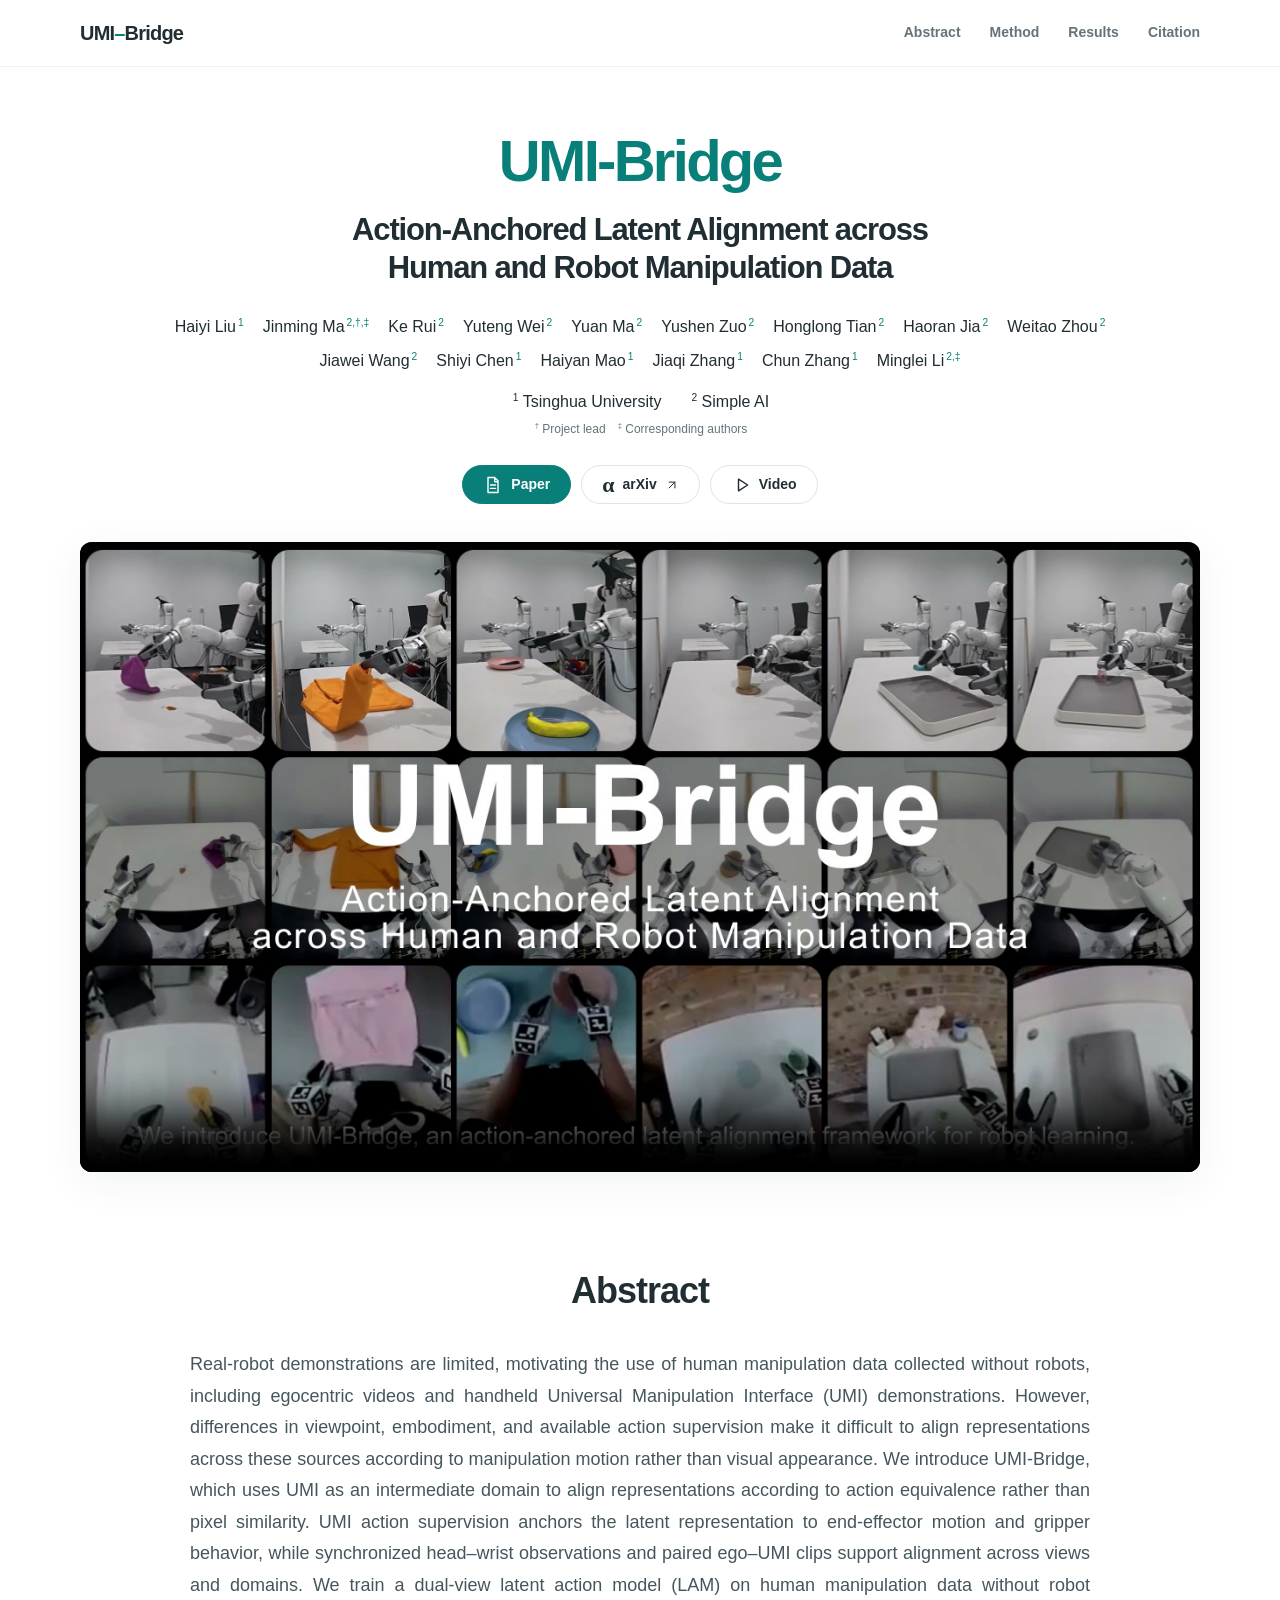
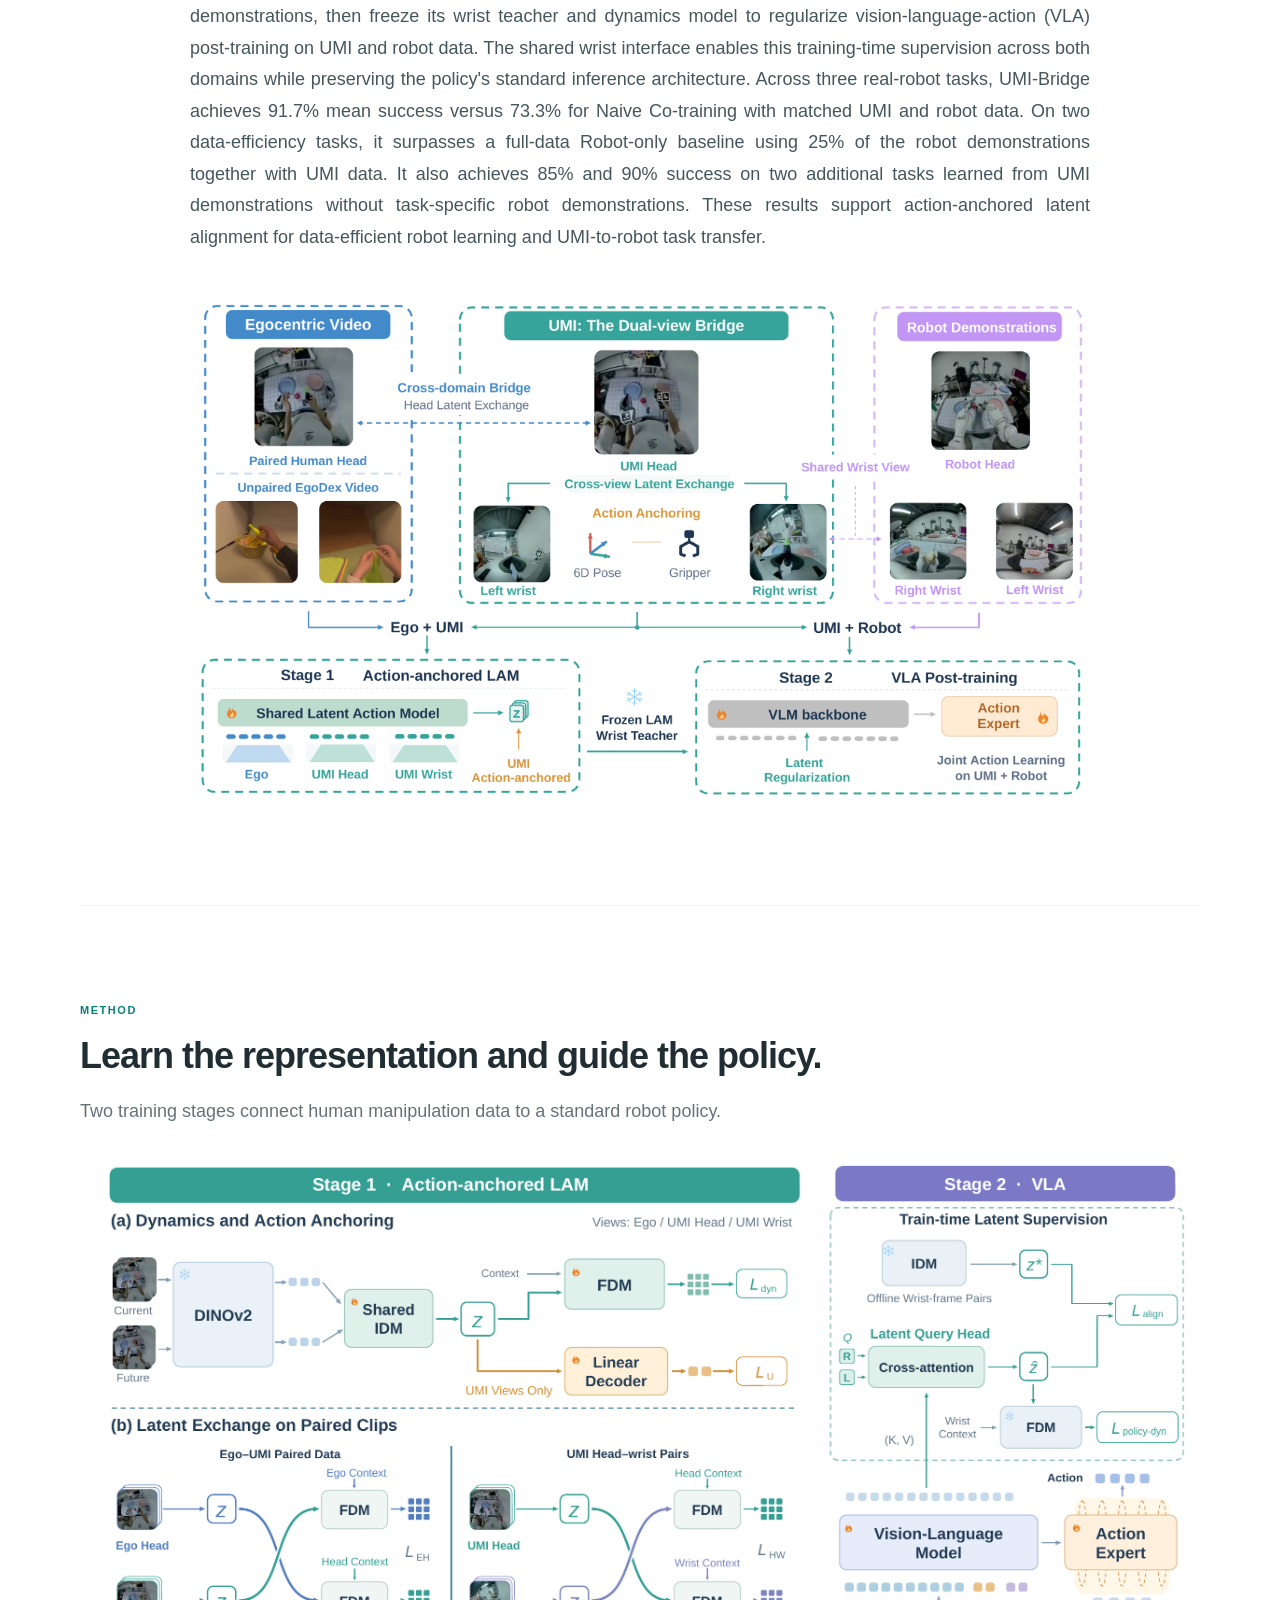
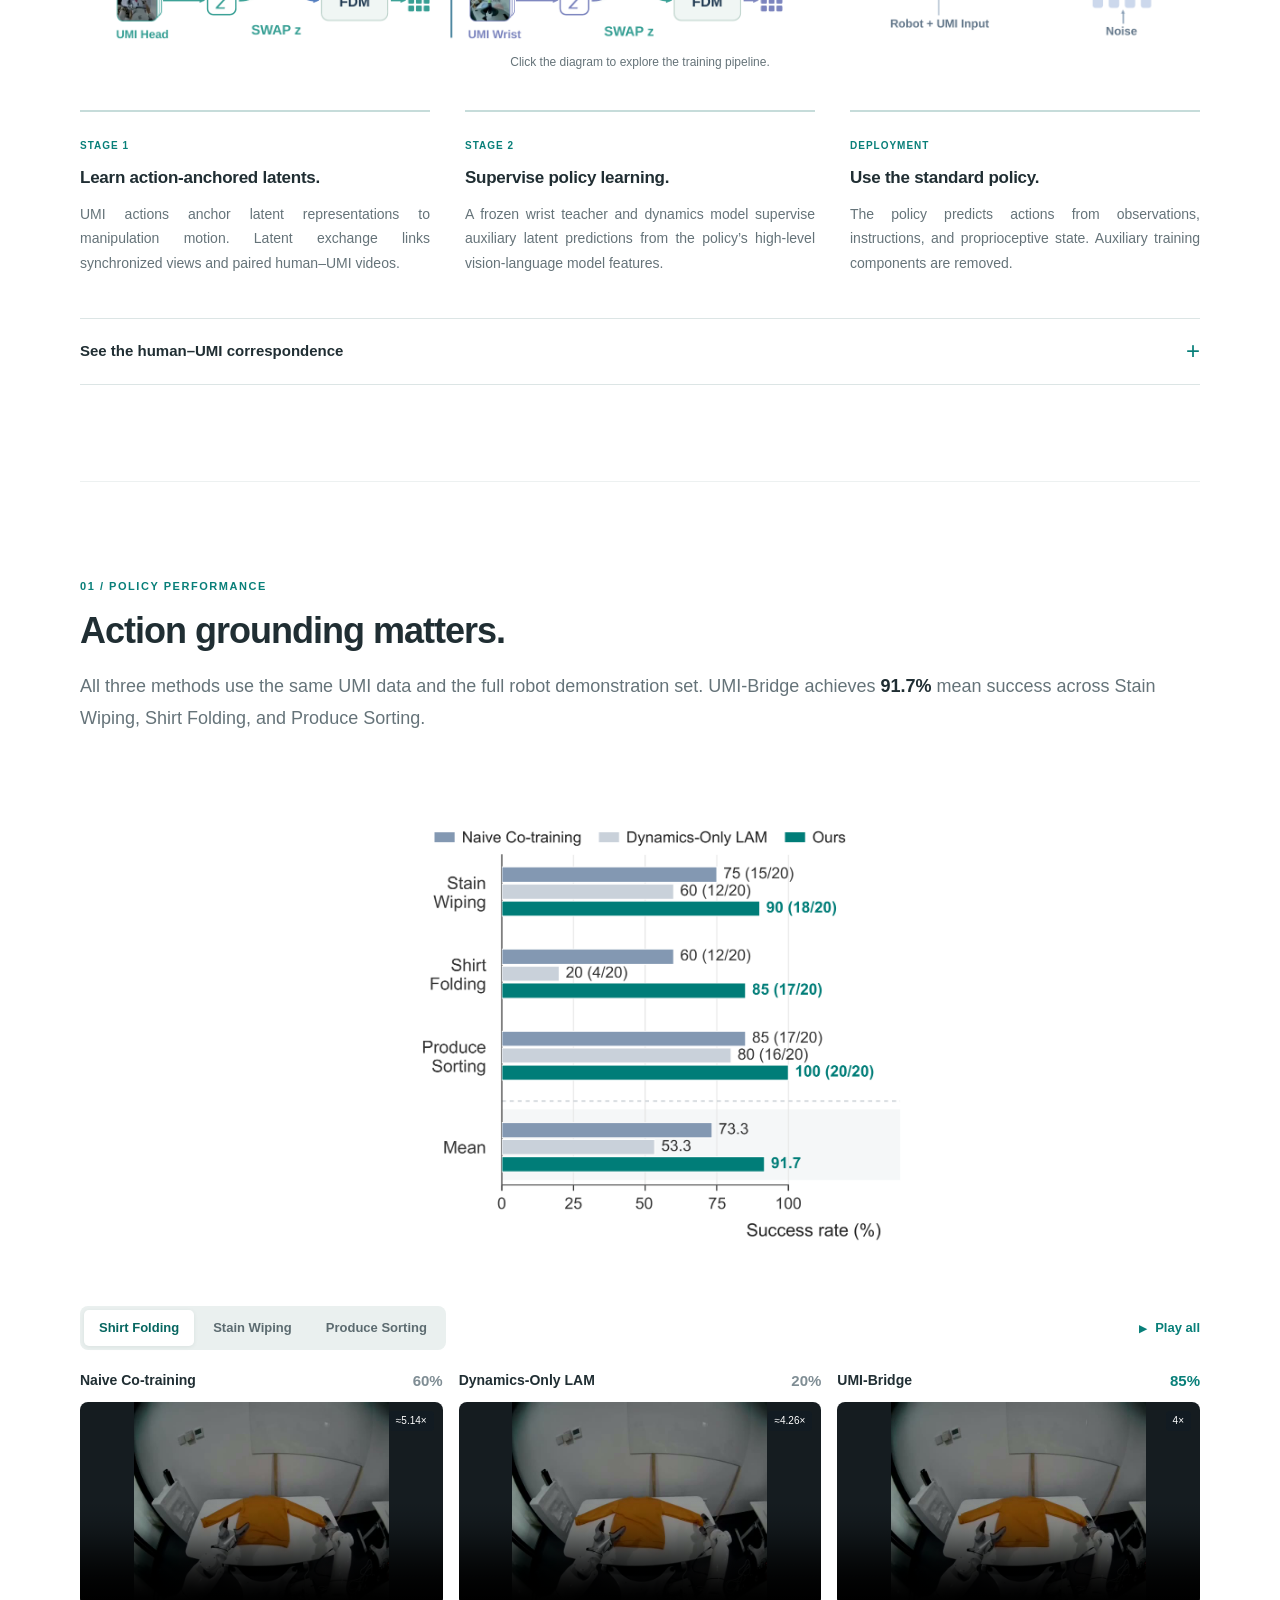
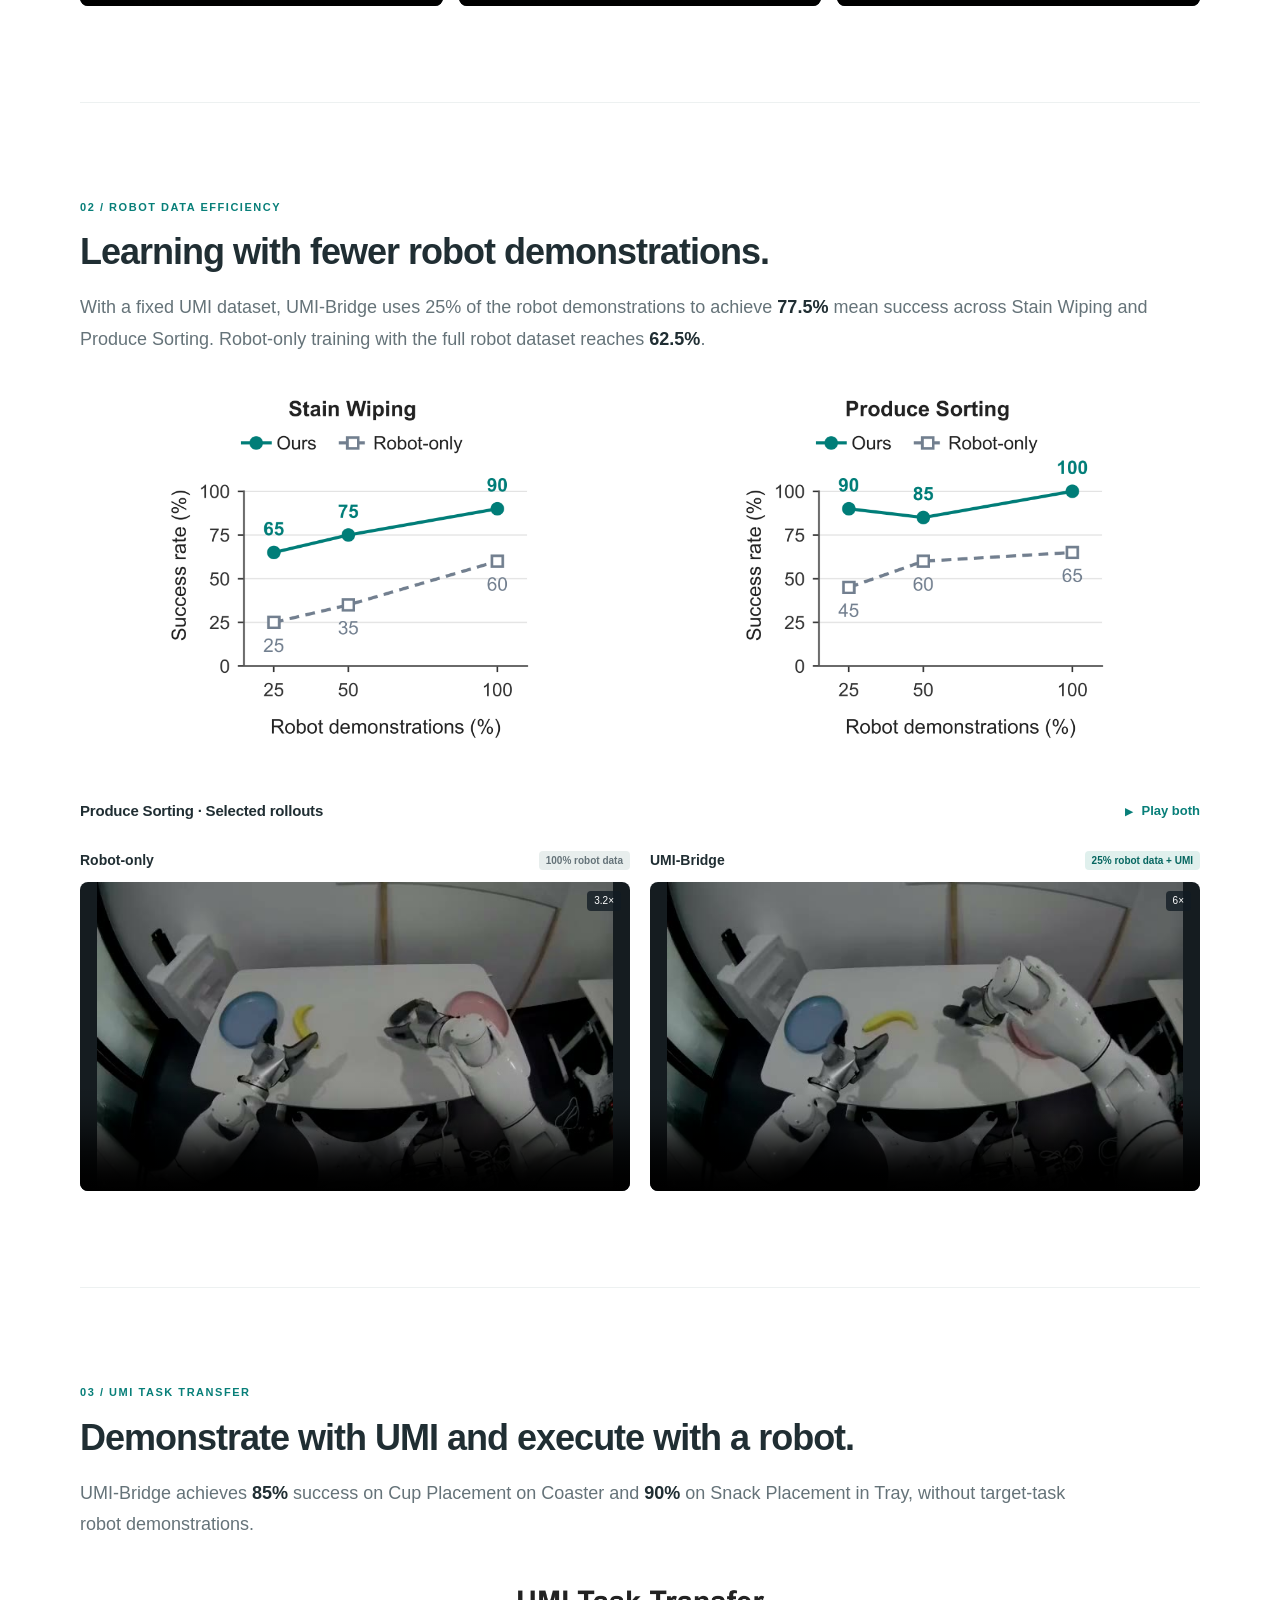
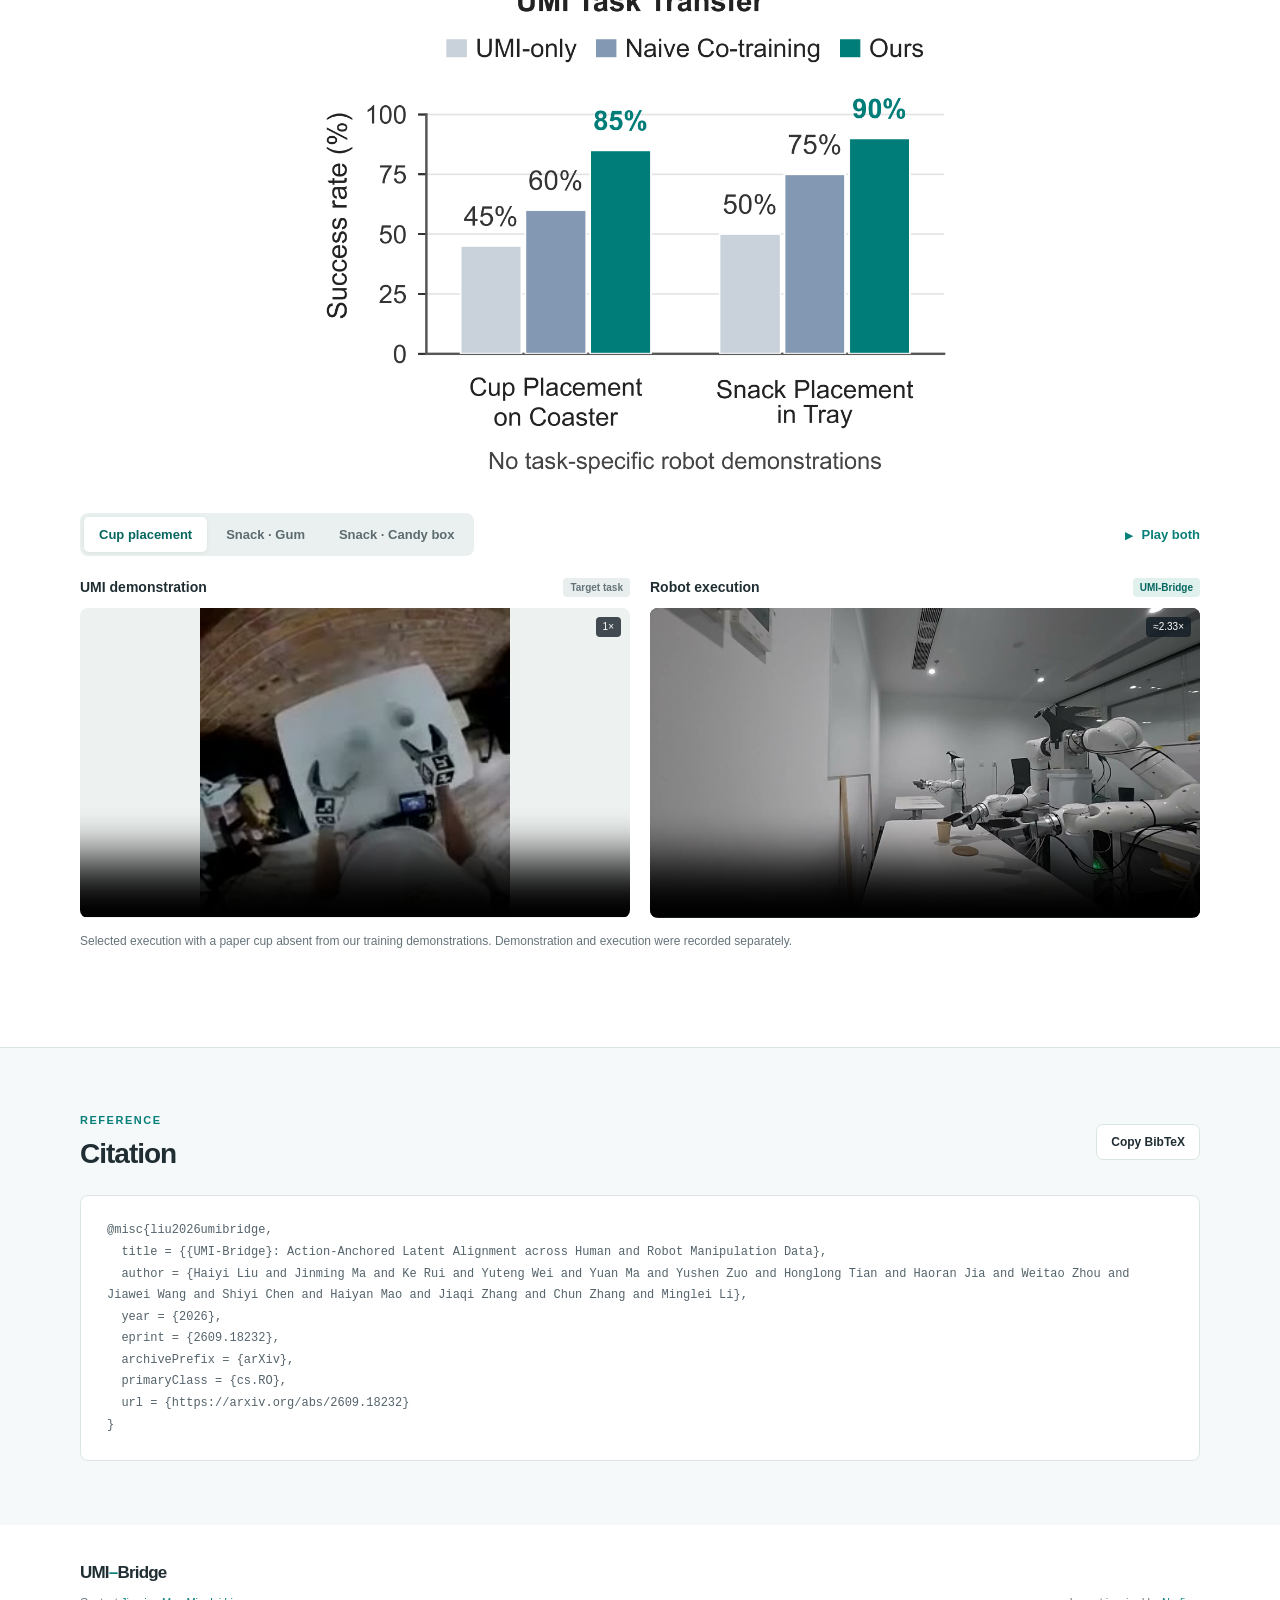
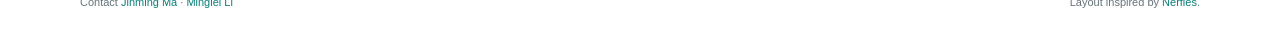
<file: index.html>
<!doctype html>
<html lang="en">
<head>
  <meta charset="utf-8">
  <meta name="viewport" content="width=device-width, initial-scale=1">
  <meta name="description" content="UMI-Bridge connects human manipulation data and robot policy learning through action-anchored latent alignment.">
  <meta name="theme-color" content="#087f79">
  <meta property="og:title" content="UMI-Bridge">
  <meta property="og:description" content="Action-Anchored Latent Alignment across Human and Robot Manipulation Data">
  <meta property="og:type" content="website">
  <title>UMI-Bridge · Action-Anchored Latent Alignment</title>
  <link rel="stylesheet" href="styles.css">
  <script src="app.js" defer></script>
  <link rel="icon" href="favicon.ico" sizes="16x16 32x32 48x48">
  <link rel="icon" type="image/png" sizes="32x32" href="favicon-32x32.png">
  <link rel="icon" type="image/svg+xml" sizes="any" href="favicon.svg">
  <link rel="apple-touch-icon" sizes="180x180" href="apple-touch-icon.png">
</head>
<body>
  <a class="skip-link" href="#abstract">Skip to content</a>
  <header class="site-header">
    <nav class="nav wrap" aria-label="Main navigation">
      <a class="wordmark" href="#top">UMI<span>–</span>Bridge</a>
      <div class="nav-links"><a href="#abstract">Abstract</a><a href="#method">Method</a><a href="#performance">Results</a><a href="#citation">Citation</a></div>
    </nav>
  </header>
  <main id="top">
    <section class="hero wrap" aria-labelledby="paper-title">
      <h1 id="paper-title"><span class="project-name">UMI-Bridge</span><span class="paper-title">Action-Anchored Latent Alignment across Human and Robot Manipulation Data</span></h1>
      <div class="authors" aria-label="Authors">
        <span>Haiyi Liu<sup>1</sup></span><span>Jinming Ma<sup>2,†,‡</sup></span><span>Ke Rui<sup>2</sup></span><span>Yuteng Wei<sup>2</sup></span><span>Yuan Ma<sup>2</sup></span><span>Yushen Zuo<sup>2</sup></span><span>Honglong Tian<sup>2</sup></span><span>Haoran Jia<sup>2</sup></span><span>Weitao Zhou<sup>2</sup></span><span>Jiawei Wang<sup>2</sup></span><span>Shiyi Chen<sup>1</sup></span><span>Haiyan Mao<sup>1</sup></span><span>Jiaqi Zhang<sup>1</sup></span><span>Chun Zhang<sup>1</sup></span><span>Minglei Li<sup>2,‡</sup></span>
      </div>
      <p class="affiliations"><span><sup>1</sup> Tsinghua University</span><span><sup>2</sup> Simple AI</span></p>
      <p class="author-notes"><sup>†</sup> Project lead &nbsp; <sup>‡</sup> Corresponding authors</p>
      <div class="resource-links">
        <a class="button primary" href="paper.html"><svg viewBox="0 0 24 24" aria-hidden="true"><path d="M6 3h8l4 4v14H6zM14 3v5h4M9 12h6M9 16h6"/></svg>Paper</a>
        <a class="button" href="https://arxiv.org/abs/2609.18232" target="_blank" rel="noopener"><span aria-hidden="true" class="arxiv-icon">α</span>arXiv<svg class="arrow" viewBox="0 0 24 24" aria-hidden="true"><path d="M7 17 17 7M7 7h10v10"/></svg></a>
        <a class="button" href="#video"><svg viewBox="0 0 24 24" aria-hidden="true"><path d="m9 5 11 7-11 7z"/></svg>Video</a>
      </div>
      <figure class="hero-video" id="video">
        <video id="overview-video" controls playsinline preload="metadata" poster="assets/images/hero-poster.jpg" aria-label="UMI-Bridge full three-minute research video"><source src="assets/videos/hero.mp4" type="video/mp4">Your browser does not support embedded video. <a href="assets/videos/hero.mp4">Open the full video.</a></video>
      </figure>
    </section>

    <section id="abstract" class="section wrap" aria-labelledby="abstract-title">
      <div class="section-heading centered"><h2 id="abstract-title">Abstract</h2></div>
      <p class="overview-copy reading-width">Real-robot demonstrations are limited, motivating the use of human manipulation data collected without robots, including egocentric videos and handheld Universal Manipulation Interface (UMI) demonstrations. However, differences in viewpoint, embodiment, and available action supervision make it difficult to align representations across these sources according to manipulation motion rather than visual appearance. We introduce <span class="keep-together">UMI-Bridge</span>, which uses UMI as an intermediate domain to align representations according to action equivalence rather than pixel similarity. UMI action supervision anchors the latent representation to end-effector motion and gripper behavior, while synchronized head–wrist observations and paired ego–UMI clips support alignment across views and domains. We train a dual-view latent action model (LAM) on human manipulation data without robot demonstrations, then freeze its wrist teacher and dynamics model to regularize vision-language-action (VLA) post-training on UMI and robot data. The shared wrist interface enables this training-time supervision across both domains while preserving the policy's standard inference architecture. Across three real-robot tasks, <span class="keep-together">UMI-Bridge</span> achieves 91.7% mean success versus 73.3% for Naive Co-training with matched UMI and robot data. On two data-efficiency tasks, it surpasses a full-data Robot-only baseline using 25% of the robot demonstrations together with UMI data. It also achieves 85% and 90% success on two additional tasks learned from UMI demonstrations without task-specific robot demonstrations. These results support action-anchored latent alignment for data-efficient robot learning and UMI-to-robot task transfer.</p>
      <figure class="paper-figure overview-figure"><button class="figure-button" data-zoom="assets/images/overview.png" aria-label="Enlarge the UMI-Bridge overview figure"><img src="assets/images/overview.png" alt="UMI acts as an action-anchored bridge connecting egocentric human observations with robot policy learning." loading="lazy" width="2400" height="1387"></button></figure>
    </section>

    <section id="method" class="section wrap" aria-labelledby="method-title"><div class="section-heading"><p class="eyebrow">Method</p><h2 id="method-title">Learn the representation and guide the policy.</h2><p>Two training stages connect human manipulation data to a standard robot policy.</p></div>
      <figure class="paper-figure method-figure"><button class="figure-button" data-zoom="assets/images/method.png" aria-label="Enlarge the two-stage UMI-Bridge method diagram"><img src="assets/images/method.png" alt="Stage 1 trains a latent action model with UMI action supervision and cross-view and cross-domain alignment. Stage 2 freezes the wrist teacher and dynamics model for auxiliary supervision of the policy. Auxiliary components are removed at deployment." loading="lazy" width="2400" height="1023"></button><figcaption>Click the diagram to explore the training pipeline.</figcaption></figure>
      <div class="method-steps"><div><span class="step-label">Stage 1</span><h3>Learn action-anchored latents.</h3><p>UMI actions anchor latent representations to manipulation motion. Latent exchange links synchronized views and paired human–UMI videos.</p></div><div><span class="step-label">Stage 2</span><h3>Supervise policy learning.</h3><p>A frozen wrist teacher and dynamics model supervise auxiliary latent predictions from the policy’s high-level vision-language model features.</p></div><div><span class="step-label">Deployment</span><h3>Use the standard policy.</h3><p>The policy predicts actions from observations, instructions, and proprioceptive state. Auxiliary training components are removed.</p></div></div>
      <details class="data-details"><summary>See the human–UMI correspondence<span aria-hidden="true">+</span></summary><div class="details-content"><p>Two separately recorded demonstrations, aligned using dynamic time warping (DTW).</p><div class="experiment" data-experiment="paired"><div class="experiment-toolbar"><h3 class="experiment-title">Paired manipulation experience</h3><button class="play-together" data-play-group="paired"><span aria-hidden="true">▶</span> Play both</button></div><div class="video-grid two"><figure class="video-figure"><figcaption>Egocentric human video</figcaption><div class="video-frame"><video controls muted playsinline preload="none" src="assets/videos/paired-ego.mp4" poster="assets/images/paired-ego.jpg" aria-label="Human demonstration aligned by dynamic time warping"></video><span class="speed-badge" aria-hidden="true">DTW-aligned · Variable speed</span></div></figure><figure class="video-figure"><figcaption>UMI demonstration</figcaption><div class="video-frame"><video controls muted playsinline preload="none" src="assets/videos/paired-umi.mp4" poster="assets/images/paired-umi.jpg" aria-label="UMI demonstration aligned by dynamic time warping"></video><span class="speed-badge" aria-hidden="true">DTW-aligned · Variable speed</span></div></figure></div><p class="playback-status visually-hidden" role="status"></p></div></div></details>
    </section>

    <section id="performance" class="section wrap result-section" aria-labelledby="performance-title"><div class="section-heading"><p class="eyebrow">01 / Policy Performance</p><h2 id="performance-title">Action grounding matters.</h2><p>All three methods use the same UMI data and the full robot demonstration set. <span class="keep-together">UMI-Bridge</span> achieves <strong>91.7%</strong> mean success across Stain Wiping, Shirt Folding, and Produce Sorting.</p></div>
        <figure class="paper-figure performance-figure"><button class="figure-button" data-zoom="assets/images/performance.png" aria-label="Enlarge policy performance results"><img src="assets/images/performance.png" alt="Across Stain Wiping, Shirt Folding, and Produce Sorting, mean success is 73.3% for Naive Co-training, 53.3% for Dynamics-Only LAM, and 91.7% for UMI-Bridge." loading="lazy" width="2400" height="2214"></button></figure>
        <div class="experiment" data-experiment="performance"><div class="experiment-toolbar"><div class="tabs" role="tablist" aria-label="Robot performance task"><button id="performance-tab-folding" role="tab" aria-selected="true" aria-controls="performance-panel" data-key="folding" tabindex="0">Shirt Folding</button><button id="performance-tab-wiping" role="tab" aria-selected="false" aria-controls="performance-panel" data-key="wiping" tabindex="-1">Stain Wiping</button><button id="performance-tab-sorting" role="tab" aria-selected="false" aria-controls="performance-panel" data-key="sorting" tabindex="-1">Produce Sorting</button></div><button class="play-together" data-play-group="performance"><span aria-hidden="true">▶</span> Play all</button></div>
          <div id="performance-panel" role="tabpanel" aria-labelledby="performance-tab-folding" class="video-grid three">
            <figure class="video-figure"><figcaption><span>Naive Co-training</span><span class="success-rate" data-rate="naive">60%</span></figcaption><div class="video-frame"><video controls muted playsinline preload="none" data-slot="naive" src="assets/videos/performance-folding-naive.mp4" poster="assets/images/performance-folding-naive.jpg" aria-label="Naive Co-training selected Shirt Folding rollout"></video><span class="speed-badge" aria-hidden="true">Variable speed</span></div></figure>
            <figure class="video-figure"><figcaption><span>Dynamics-Only LAM</span><span class="success-rate" data-rate="dynamics">20%</span></figcaption><div class="video-frame"><video controls muted playsinline preload="none" data-slot="dynamics" src="assets/videos/performance-folding-dynamics.mp4" poster="assets/images/performance-folding-dynamics.jpg" aria-label="Dynamics-Only LAM selected Shirt Folding rollout"></video><span class="speed-badge" aria-hidden="true">Variable speed</span></div></figure>
            <figure class="video-figure"><figcaption><span>UMI-Bridge</span><span class="success-rate ours-rate" data-rate="ours">85%</span></figcaption><div class="video-frame"><video controls muted playsinline preload="none" data-slot="ours" src="assets/videos/performance-folding-ours.mp4" poster="assets/images/performance-folding-ours.jpg" aria-label="UMI-Bridge selected Shirt Folding rollout"></video><span class="speed-badge" aria-hidden="true">Variable speed</span></div></figure>
          </div><p class="playback-status visually-hidden" role="status"></p>
        </div>
    </section>

    <section id="efficiency" class="section wrap result-section" aria-labelledby="efficiency-title">
      <div class="section-heading"><p class="eyebrow">02 / Robot Data Efficiency</p><h2 id="efficiency-title">Learning with fewer robot demonstrations.</h2><p>With a fixed UMI dataset, <span class="keep-together">UMI-Bridge</span> uses 25% of the robot demonstrations to achieve <strong>77.5%</strong> mean success across Stain Wiping and Produce Sorting. Robot-only training with the full robot dataset reaches <strong>62.5%</strong>.</p></div>
      <div class="chart-grid"><figure class="paper-figure"><button class="figure-button" data-zoom="assets/images/efficiency-wiping.png" aria-label="Enlarge Stain Wiping data efficiency results"><img src="assets/images/efficiency-wiping.png" alt="Stain Wiping: at 25%, 50%, and 100% robot data, UMI-Bridge achieves 65%, 75%, and 90% success; Robot-only achieves 25%, 35%, and 60%." loading="lazy" width="2400" height="2300"></button></figure><figure class="paper-figure"><button class="figure-button" data-zoom="assets/images/efficiency-sorting.png" aria-label="Enlarge Produce Sorting data efficiency results"><img src="assets/images/efficiency-sorting.png" alt="Produce Sorting: at 25%, 50%, and 100% robot data, UMI-Bridge achieves 90%, 85%, and 100% success; Robot-only achieves 45%, 60%, and 65%." loading="lazy" width="2400" height="2300"></button></figure></div>
      <div class="experiment" data-experiment="efficiency"><div class="experiment-toolbar"><h3 class="experiment-title">Produce Sorting · Selected rollouts</h3><button class="play-together" data-play-group="efficiency"><span aria-hidden="true">▶</span> Play both</button></div><div class="video-grid two"><figure class="video-figure"><figcaption><span>Robot-only</span><span class="method-tag">100% robot data</span></figcaption><div class="video-frame"><video controls muted playsinline preload="none" src="assets/videos/efficiency-robot-full.mp4" poster="assets/images/efficiency-robot-full.jpg" aria-label="Robot-only Produce Sorting with full robot dataset"></video><span class="speed-badge" aria-hidden="true">3.2×</span></div></figure><figure class="video-figure"><figcaption><span>UMI-Bridge</span><span class="method-tag ours-tag">25% robot data + UMI</span></figcaption><div class="video-frame"><video controls muted playsinline preload="none" src="assets/videos/efficiency-ours-quarter.mp4" poster="assets/images/efficiency-ours-quarter.jpg" aria-label="UMI-Bridge Produce Sorting with one quarter of robot dataset and fixed UMI data"></video><span class="speed-badge" aria-hidden="true">Variable speed</span></div></figure></div><p class="playback-status visually-hidden" role="status"></p></div>
    </section>

    <section id="transfer" class="section wrap result-section" aria-labelledby="transfer-title">
        <div class="section-heading"><p class="eyebrow">03 / UMI Task Transfer</p><h2 id="transfer-title">Demonstrate with UMI and execute with a robot.</h2><p><span class="keep-together">UMI-Bridge</span> achieves <strong>85%</strong> success on Cup Placement on Coaster and <strong>90%</strong> on Snack Placement in Tray, without target-task robot demonstrations.</p></div>
        <figure id="transfer-results" class="paper-figure transfer-figure"><button class="figure-button" data-zoom="assets/images/transfer.png" aria-label="Enlarge task transfer results"><img src="assets/images/transfer.png" alt="Task transfer success rates: UMI-only 45% and 50%, Naive Co-training 60% and 75%, UMI-Bridge 85% and 90%, on cup and snack placement respectively." loading="lazy" width="2400" height="1840"></button></figure>
        <div class="experiment" data-experiment="transfer">
          <div class="experiment-toolbar"><div class="tabs" role="tablist" aria-label="Transfer example"><button id="transfer-tab-cup" role="tab" aria-selected="true" aria-controls="transfer-panel" data-key="cup" tabindex="0">Cup placement</button><button id="transfer-tab-gum" role="tab" aria-selected="false" aria-controls="transfer-panel" data-key="gum" tabindex="-1">Snack · Gum</button><button id="transfer-tab-candy" role="tab" aria-selected="false" aria-controls="transfer-panel" data-key="candy" tabindex="-1">Snack · Candy box</button></div><button class="play-together" data-play-group="transfer"><span aria-hidden="true">▶</span> Play both</button></div>
          <div id="transfer-panel" role="tabpanel" aria-labelledby="transfer-tab-cup" class="video-grid two transfer-videos">
            <figure class="video-figure"><figcaption><span>UMI demonstration</span><span class="method-tag">Target task</span></figcaption><div class="video-frame umi-frame"><video controls muted playsinline preload="none" data-slot="umi" src="assets/videos/transfer-cup-umi.mp4" poster="assets/images/transfer-cup-umi.jpg" aria-label="UMI cup placement demonstration"></video><span class="speed-badge" aria-hidden="true">1×</span></div></figure>
            <figure class="video-figure"><figcaption><span>Robot execution</span><span class="method-tag ours-tag">UMI-Bridge</span></figcaption><div class="video-frame"><video controls muted playsinline preload="none" data-slot="ours" src="assets/videos/transfer-cup-ours.mp4" poster="assets/images/transfer-cup-ours.jpg" aria-label="UMI-Bridge robot cup placement execution"></video><span class="speed-badge" aria-hidden="true">Variable speed</span></div></figure>
          </div>
          <p class="video-note" id="transfer-note">Selected execution with a paper cup absent from our training demonstrations. Demonstration and execution were recorded separately.</p>
          <p class="playback-status visually-hidden" role="status"></p>
        </div>
    </section>

    <section id="citation" class="section citation-section"><div class="wrap"><div class="citation-heading"><div><p class="eyebrow">Reference</p><h2>Citation</h2></div><button id="copy-citation" class="button small">Copy BibTeX</button></div><pre><code id="bibtex">@misc{liu2026umibridge,
  title = {{UMI-Bridge}: Action-Anchored Latent Alignment across Human and Robot Manipulation Data},
  author = {Haiyi Liu and Jinming Ma and Ke Rui and Yuteng Wei and Yuan Ma and Yushen Zuo and Honglong Tian and Haoran Jia and Weitao Zhou and Jiawei Wang and Shiyi Chen and Haiyan Mao and Jiaqi Zhang and Chun Zhang and Minglei Li},
  year = {2026},
  eprint = {2609.18232},
  archivePrefix = {arXiv},
  primaryClass = {cs.RO},
  url = {https://arxiv.org/abs/2609.18232}
}</code></pre><p id="copy-status" class="visually-hidden" role="status"></p></div></section>
  </main>
  <footer class="site-footer wrap"><div><a class="wordmark" href="#top">UMI<span>–</span>Bridge</a><p>Contact <a href="mailto:majinming@simpleai.tech">Jinming Ma</a> · <a href="mailto:liminglei@simpleai.tech">Minglei Li</a></p></div><p class="credits">Layout inspired by <a href="https://nerfies.github.io/" target="_blank" rel="noopener">Nerfies</a>.</p></footer>
  <dialog id="figure-dialog" aria-label="Enlarged research figure"><button class="dialog-close" aria-label="Close enlarged figure">Close <span aria-hidden="true">×</span></button><img id="dialog-image" alt=""></dialog>
</body>
</html>
</file>
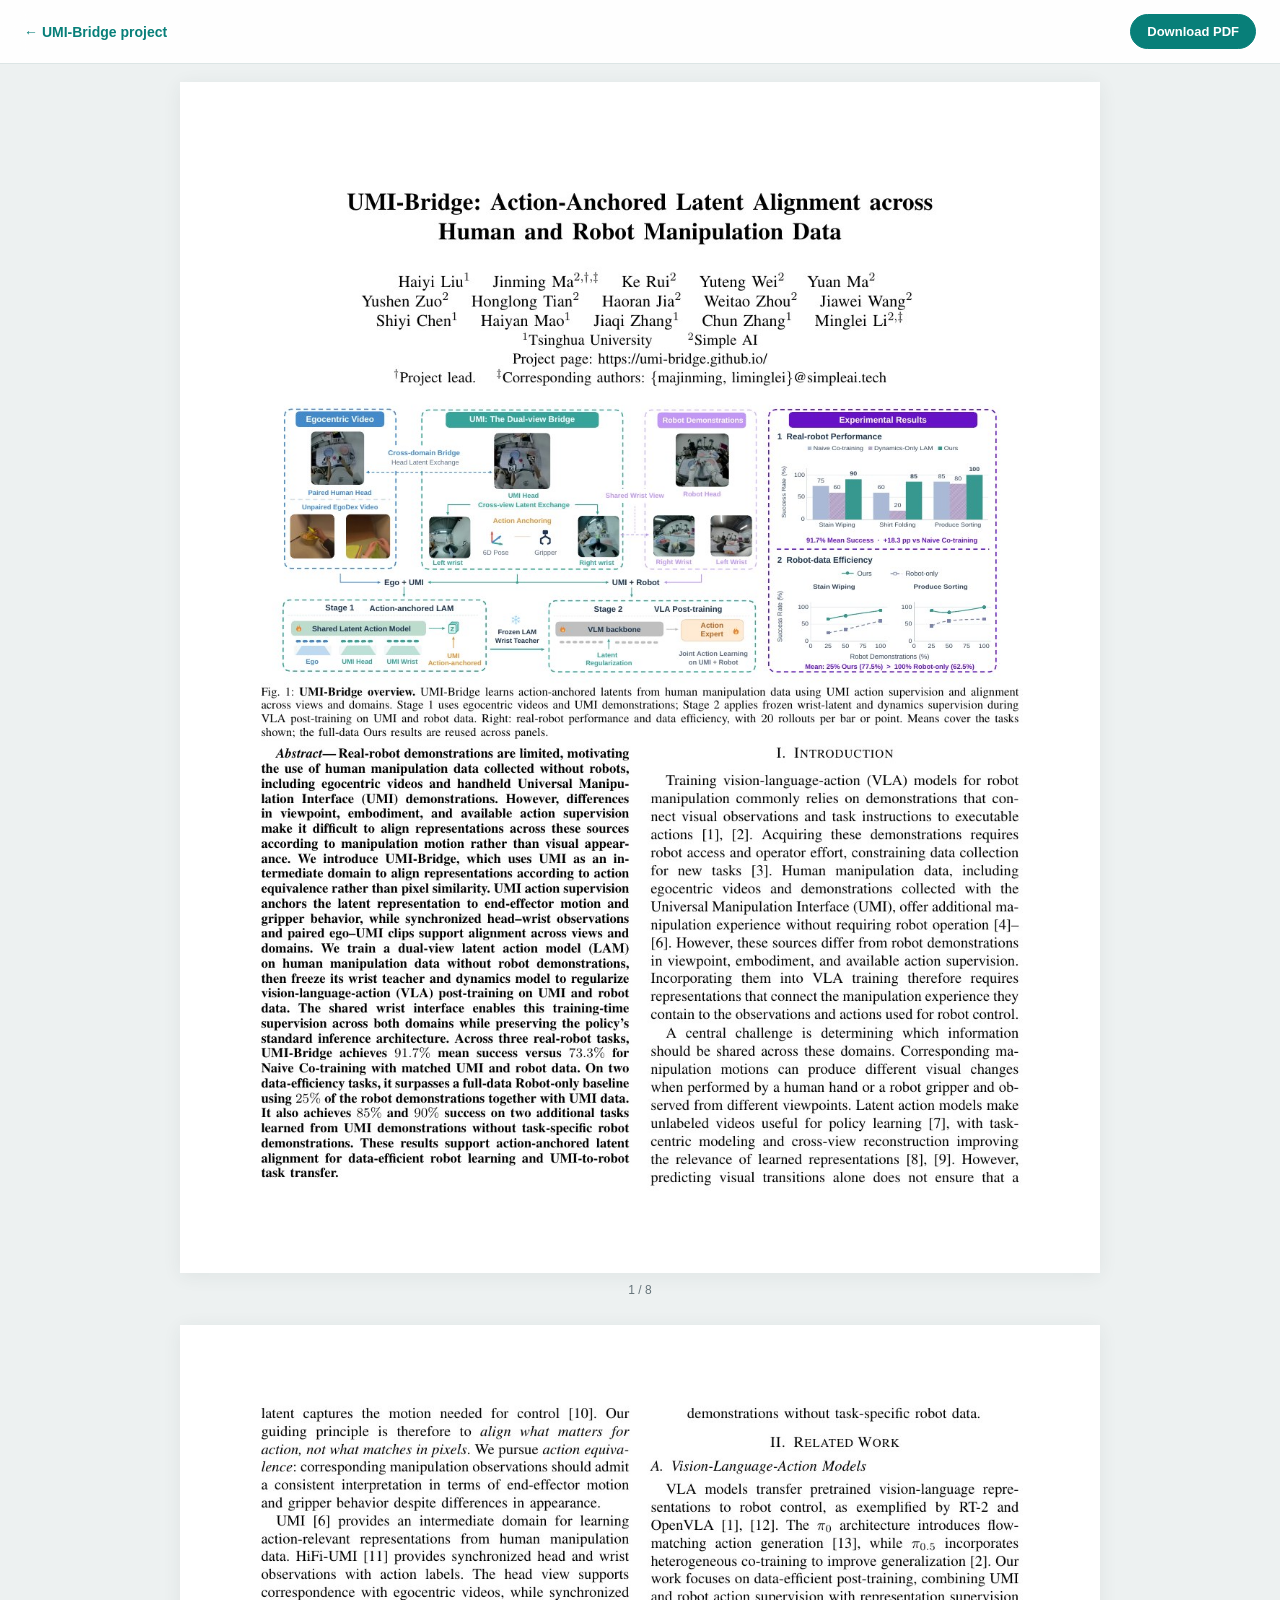
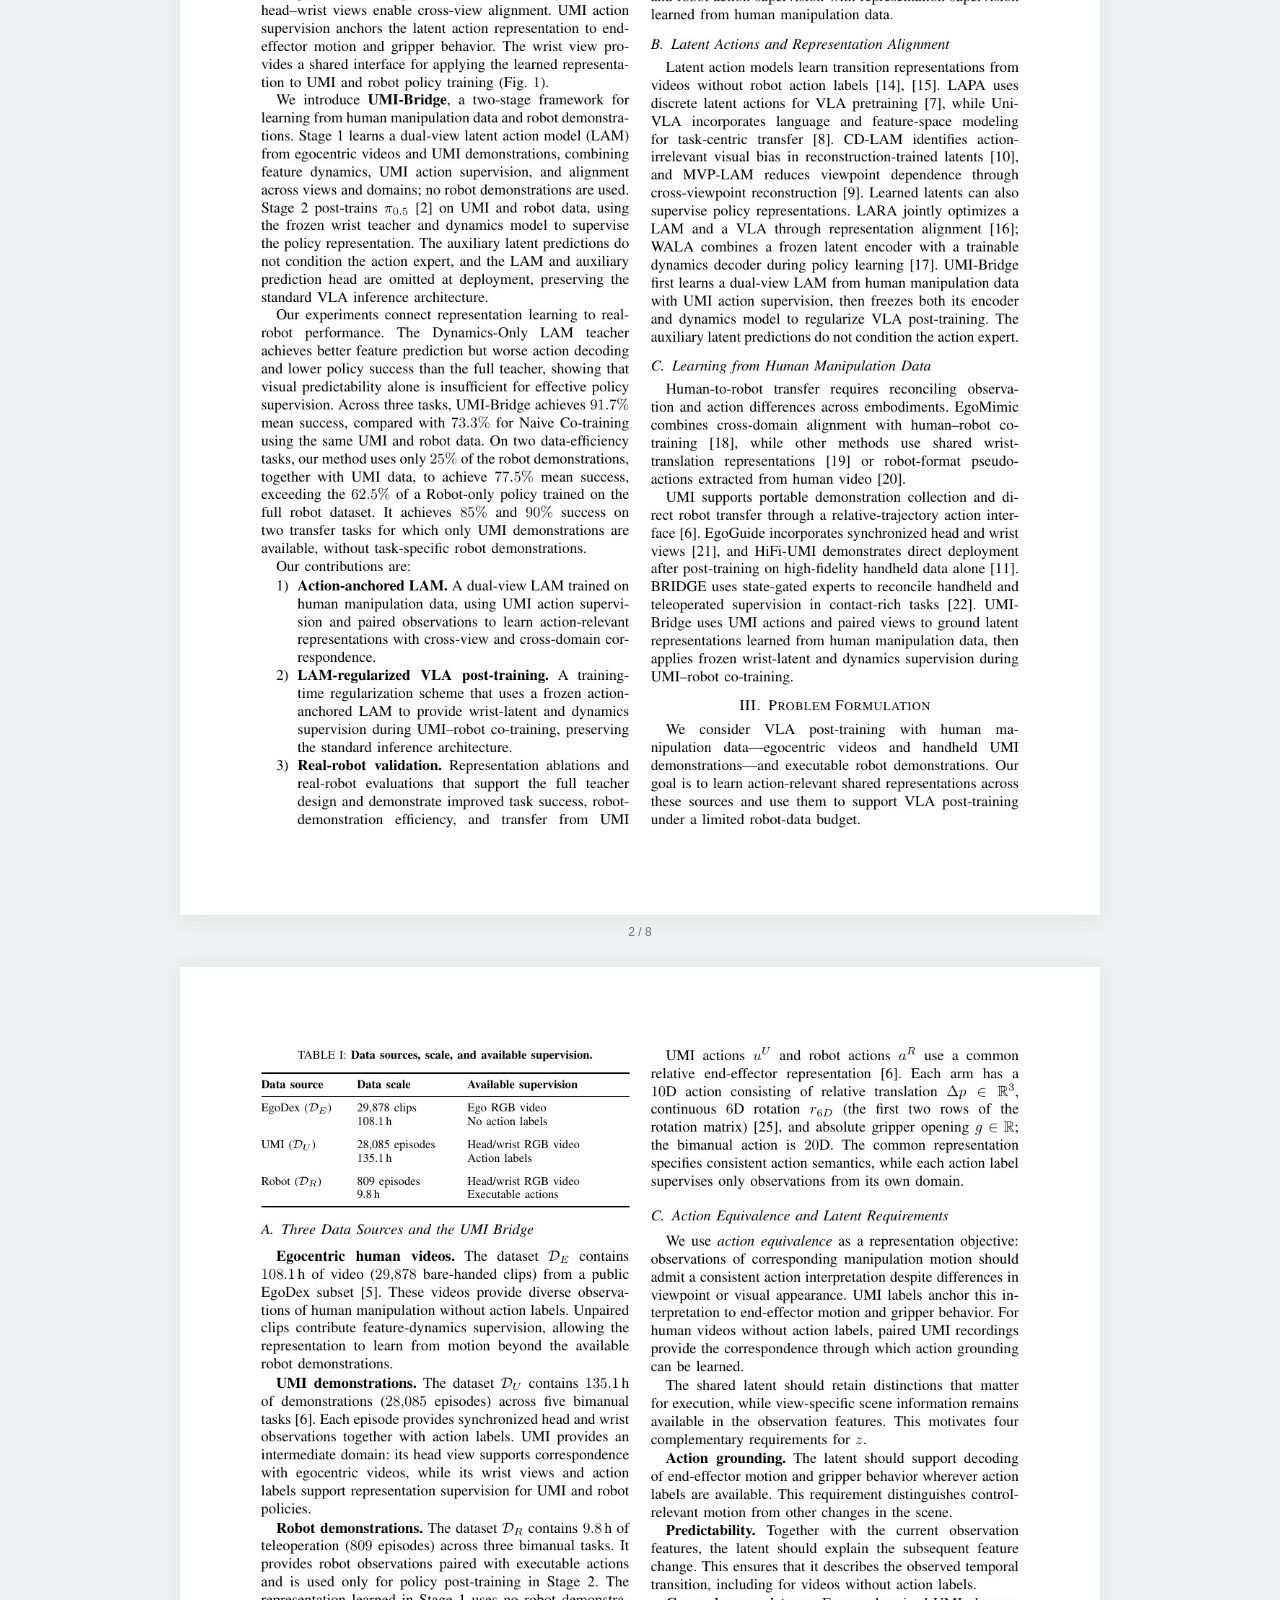
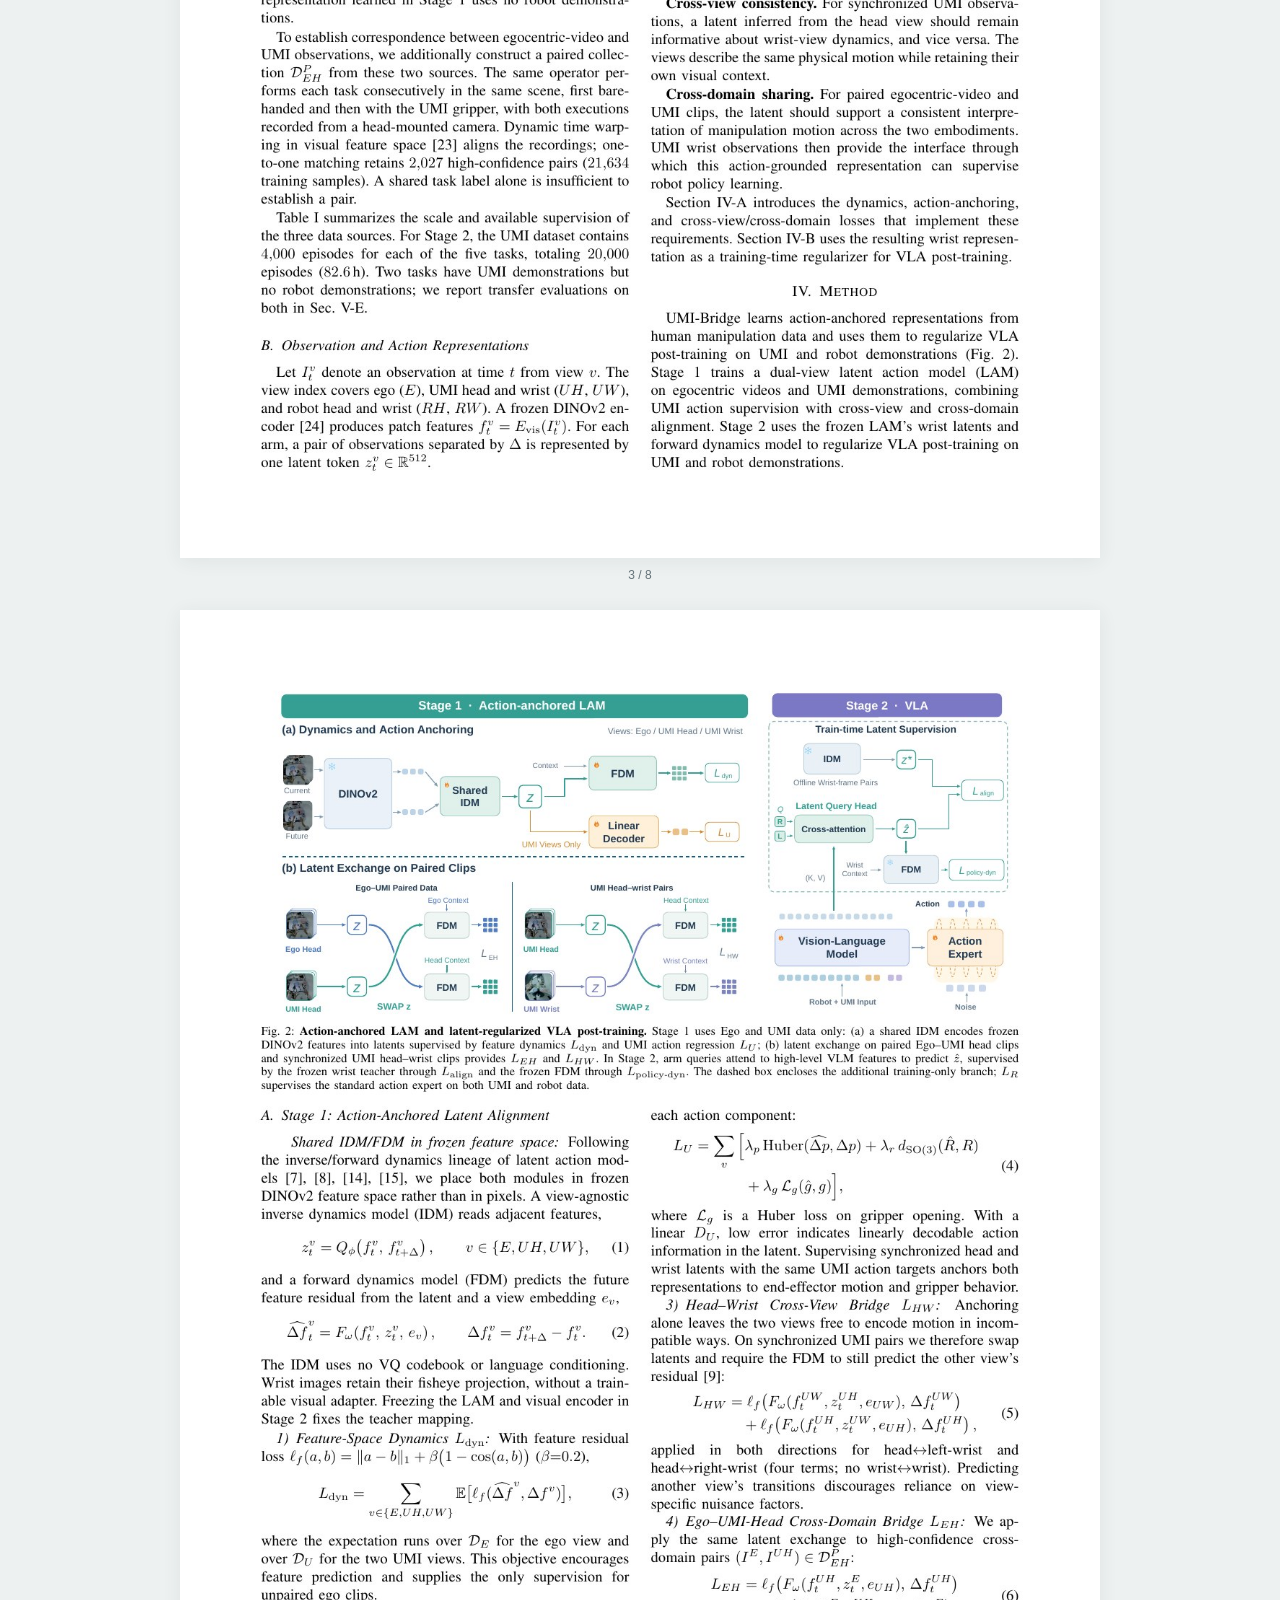
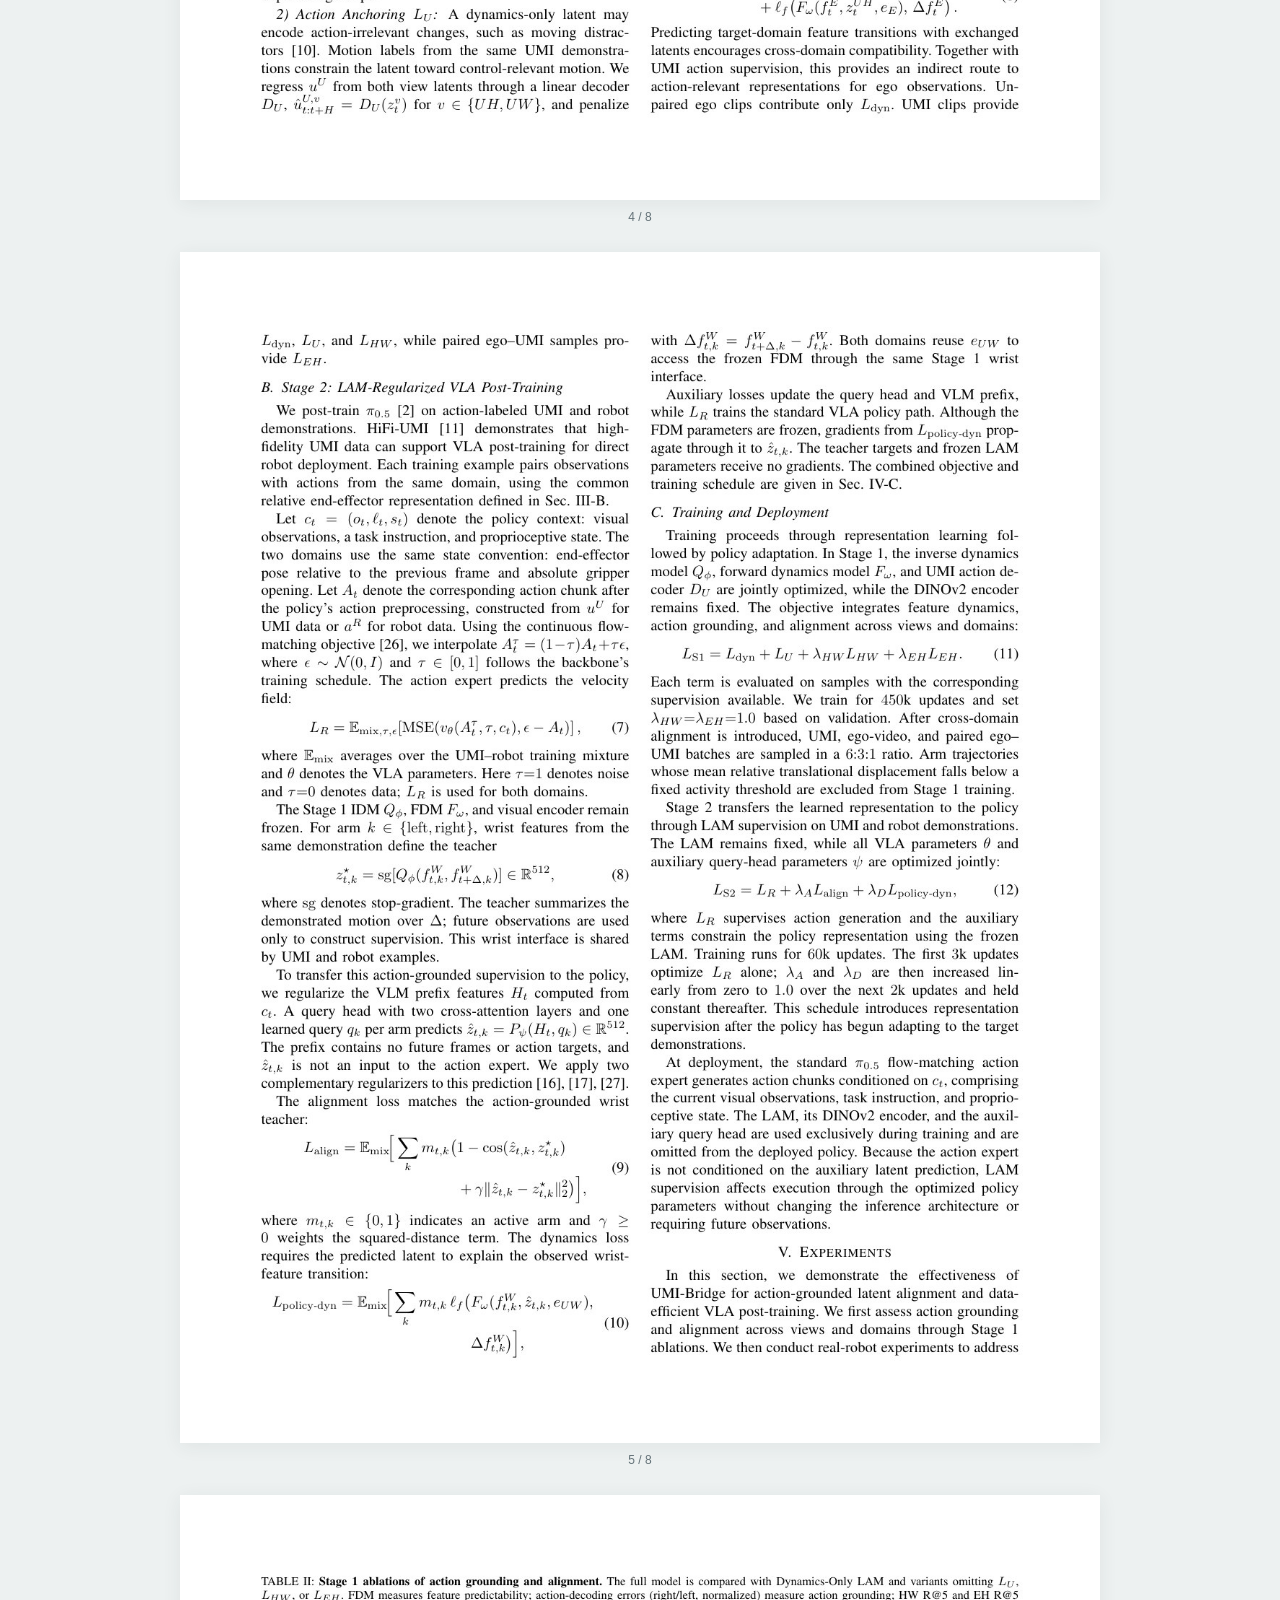
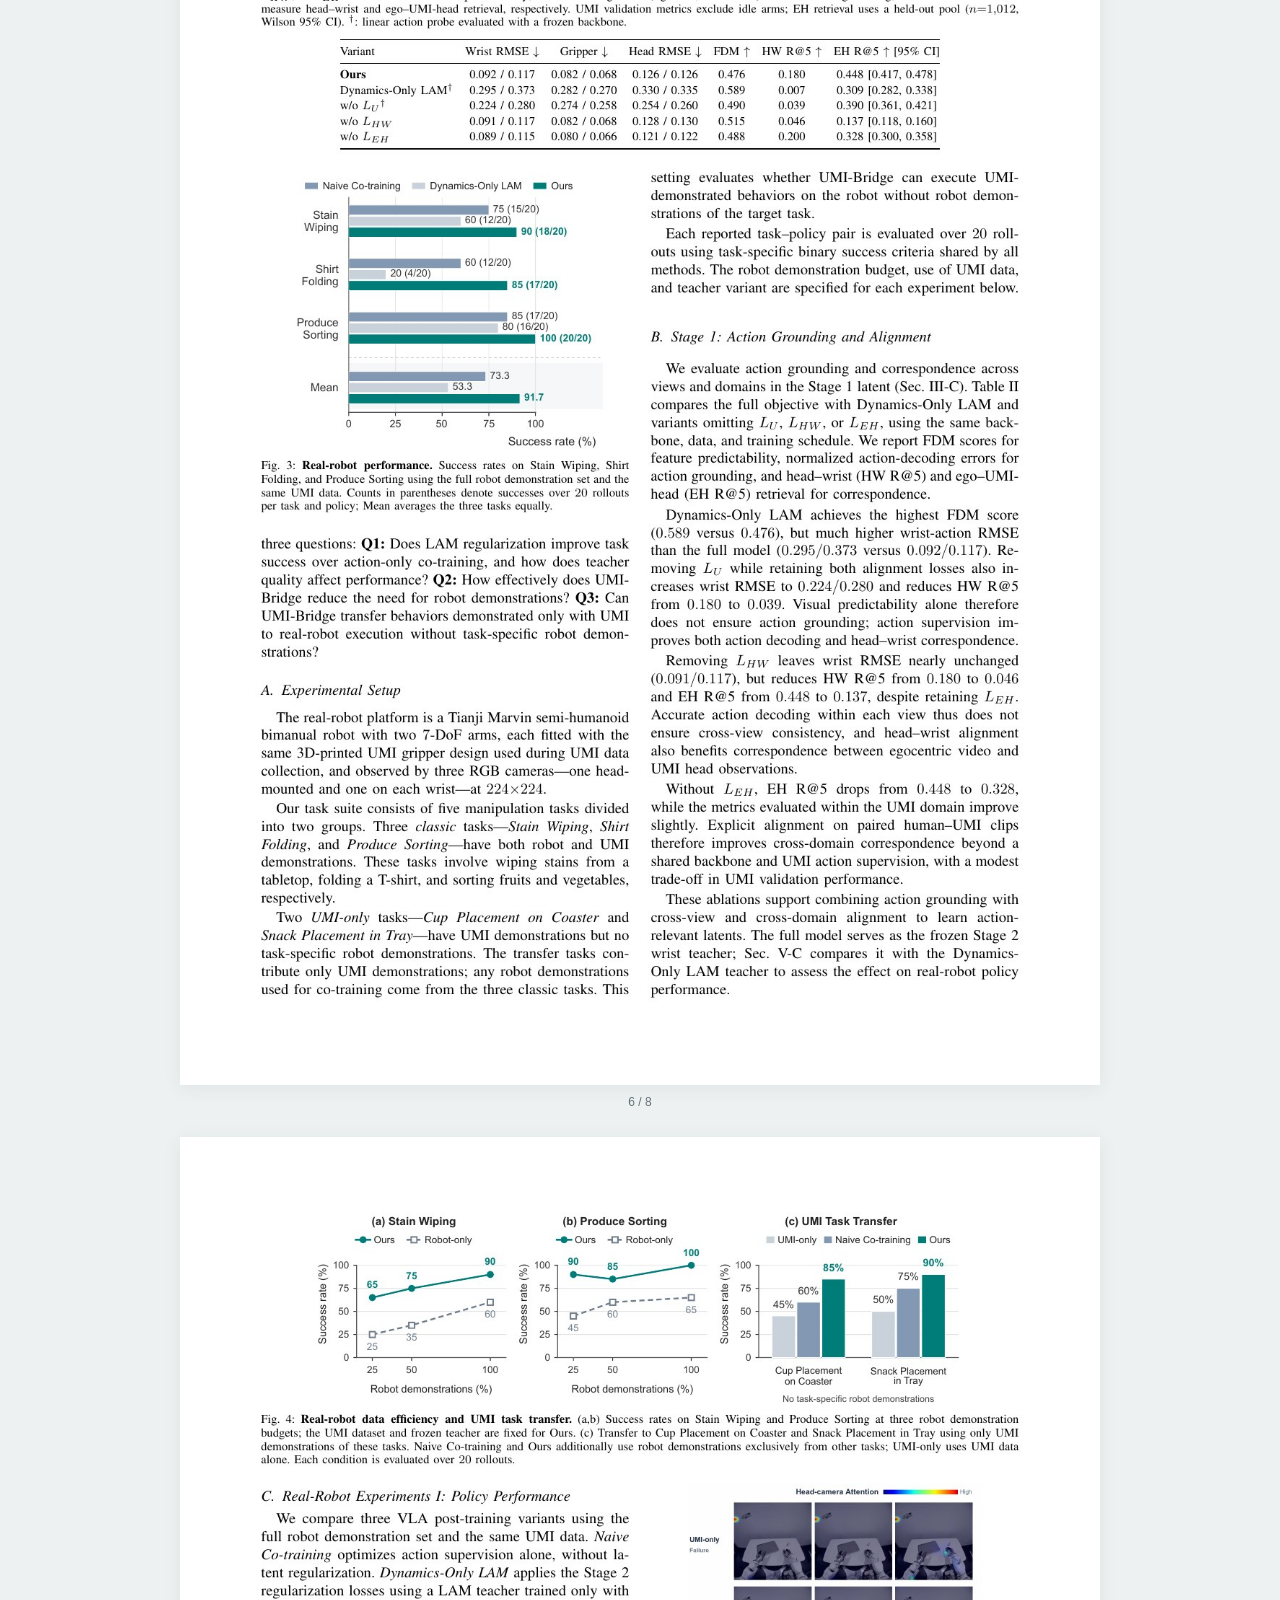
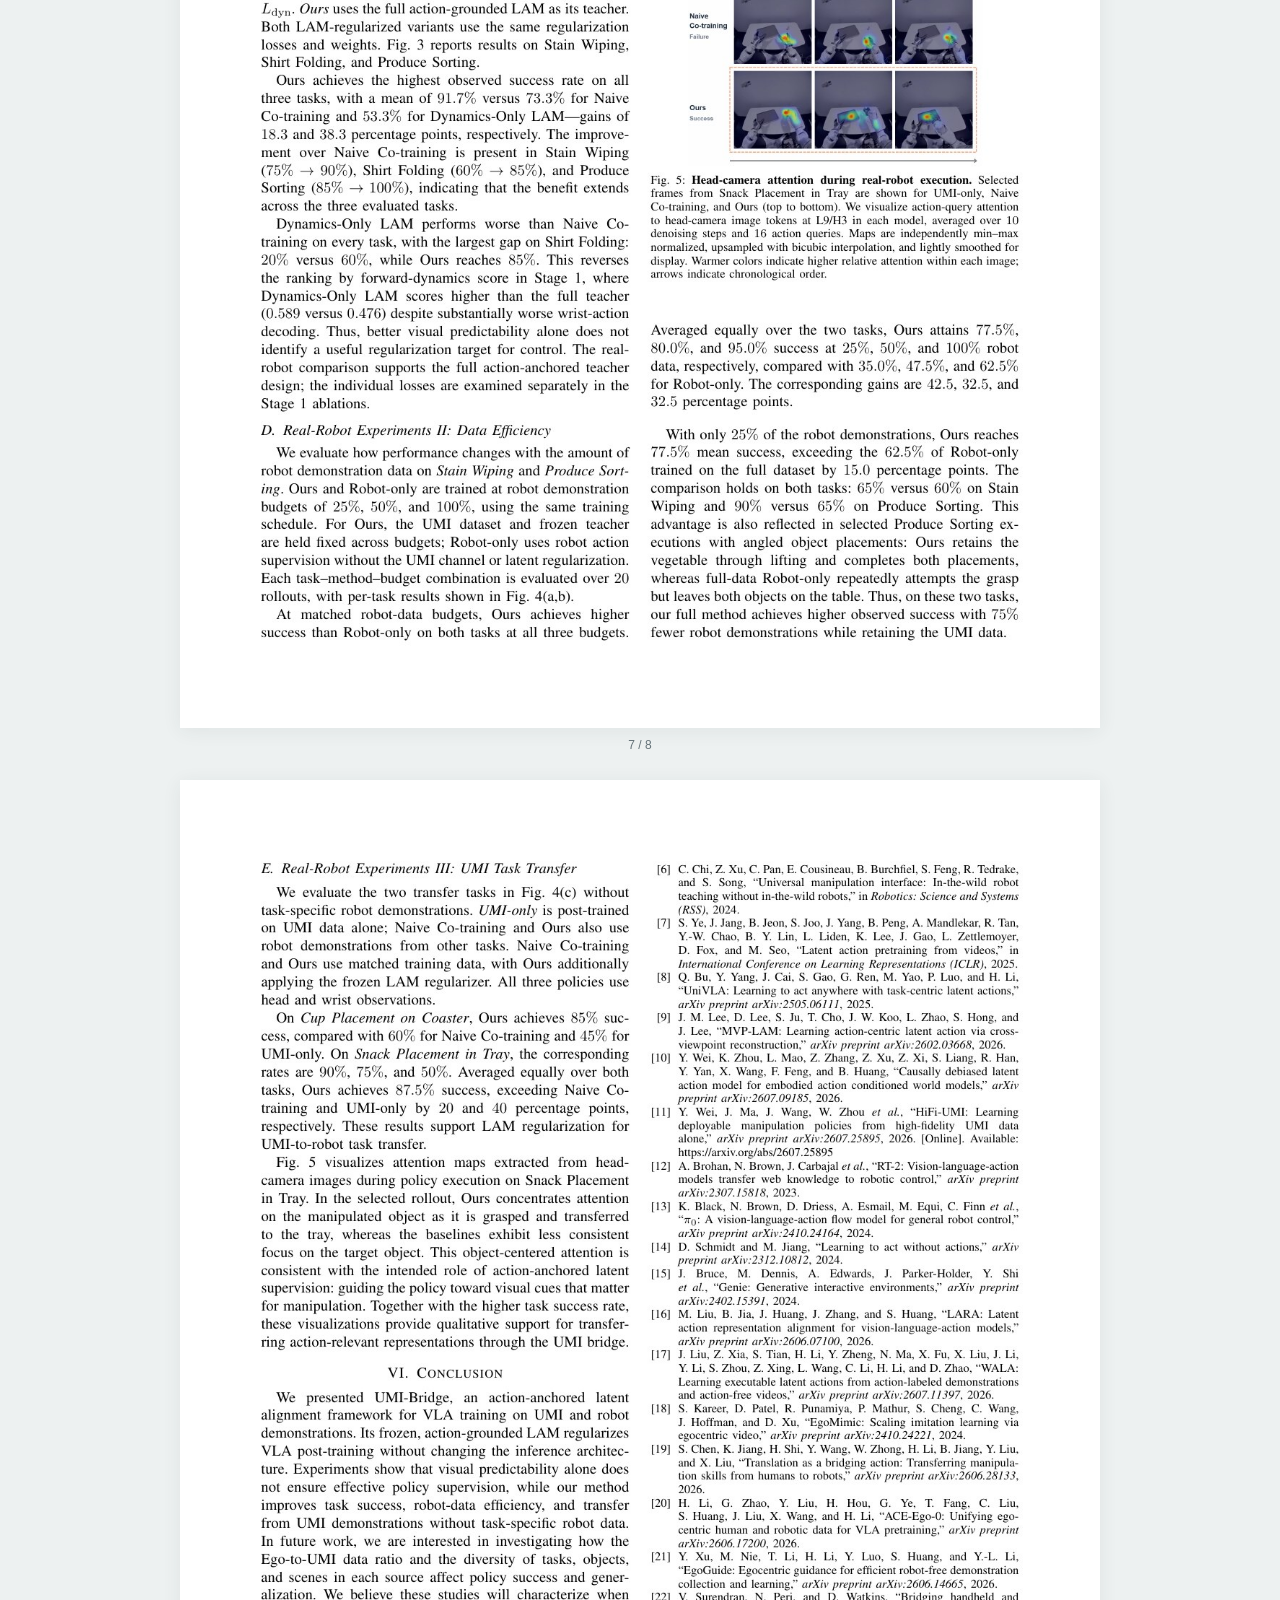
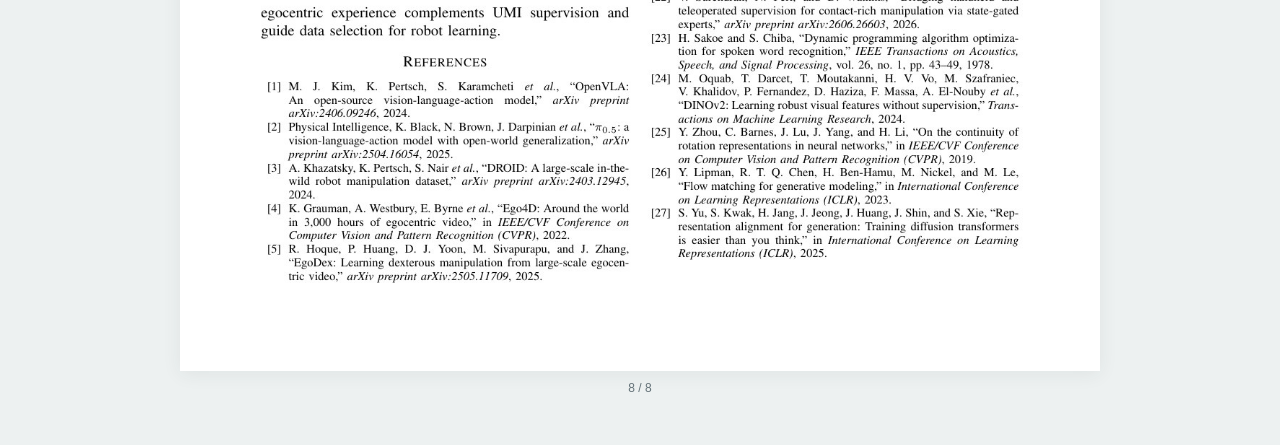
<file: paper.html>
<!doctype html>
<html lang="en">
<head>
  <meta charset="utf-8">
  <meta name="viewport" content="width=device-width, initial-scale=1">
  <title>UMI-Bridge · Paper</title>
  <meta name="description" content="Read the UMI-Bridge paper and download the original PDF.">
  <style>
    *{box-sizing:border-box}body{margin:0;background:#edf1f1;color:#202e33;font-family:-apple-system,BlinkMacSystemFont,"Segoe UI",Arial,sans-serif}header{position:sticky;top:0;z-index:1;background:#ffffffed;backdrop-filter:blur(12px);border-bottom:1px solid #dce5e5;padding:14px 24px;display:flex;justify-content:space-between;align-items:center;gap:16px}a{color:#087f79;text-decoration:none}a:hover{text-decoration:underline}a:focus-visible{outline:3px solid #57ada7;outline-offset:5px}.back{font-size:14px;font-weight:600}.download{font-size:13px;font-weight:600;border:1px solid #087f79;border-radius:24px;padding:9px 16px;background:#087f79;color:#fff}.download:hover{background:#066660;text-decoration:none}main{width:min(920px,calc(100% - 32px));margin:18px auto 50px}h1{text-align:center;font-size:24px;line-height:1.35;font-weight:650;letter-spacing:-.5px;margin:0 auto 28px;max-width:800px}figure{margin:0 0 28px}figure>a{display:block;background:#fff;box-shadow:0 3px 18px #25373812}img{display:block;width:100%;height:auto}figcaption{text-align:center;font-size:12px;color:#657379;margin-top:10px}@media(max-width:620px){header{padding:12px 16px}.back{font-size:12px}.download{font-size:12px;padding:8px 12px}main{width:calc(100% - 16px);margin-top:24px}h1{font-size:19px;padding-inline:12px}figure{margin-bottom:22px}}
  </style>
  <link rel="icon" href="favicon.ico" sizes="16x16 32x32 48x48">
  <link rel="icon" type="image/png" sizes="32x32" href="favicon-32x32.png">
  <link rel="icon" type="image/svg+xml" sizes="any" href="favicon.svg">
  <link rel="apple-touch-icon" sizes="180x180" href="apple-touch-icon.png">
</head>
<body>
  <header><a class="back" href="index.html">← UMI-Bridge project</a><a class="download" href="assets/paper/umi-bridge.pdf" download="UMI-Bridge.pdf">Download PDF</a></header>
  <main>
    <figure><a href="assets/paper/pages/page-01.jpg" aria-label="View page 1 at full resolution"><img src="assets/paper/pages/page-01.jpg" width="1275" height="1650" alt="UMI-Bridge paper, page 1 of 8: title, authors, overview and abstract." fetchpriority="high"></a><figcaption>1 / 8</figcaption></figure>
    <figure><a href="assets/paper/pages/page-02.jpg" aria-label="View page 2 at full resolution"><img src="assets/paper/pages/page-02.jpg" width="1275" height="1650" alt="UMI-Bridge paper, page 2 of 8." loading="lazy"></a><figcaption>2 / 8</figcaption></figure>
    <figure><a href="assets/paper/pages/page-03.jpg" aria-label="View page 3 at full resolution"><img src="assets/paper/pages/page-03.jpg" width="1275" height="1650" alt="UMI-Bridge paper, page 3 of 8." loading="lazy"></a><figcaption>3 / 8</figcaption></figure>
    <figure><a href="assets/paper/pages/page-04.jpg" aria-label="View page 4 at full resolution"><img src="assets/paper/pages/page-04.jpg" width="1275" height="1650" alt="UMI-Bridge paper, page 4 of 8." loading="lazy"></a><figcaption>4 / 8</figcaption></figure>
    <figure><a href="assets/paper/pages/page-05.jpg" aria-label="View page 5 at full resolution"><img src="assets/paper/pages/page-05.jpg" width="1275" height="1650" alt="UMI-Bridge paper, page 5 of 8." loading="lazy"></a><figcaption>5 / 8</figcaption></figure>
    <figure><a href="assets/paper/pages/page-06.jpg" aria-label="View page 6 at full resolution"><img src="assets/paper/pages/page-06.jpg" width="1275" height="1650" alt="UMI-Bridge paper, page 6 of 8." loading="lazy"></a><figcaption>6 / 8</figcaption></figure>
    <figure><a href="assets/paper/pages/page-07.jpg" aria-label="View page 7 at full resolution"><img src="assets/paper/pages/page-07.jpg" width="1275" height="1650" alt="UMI-Bridge paper, page 7 of 8." loading="lazy"></a><figcaption>7 / 8</figcaption></figure>
    <figure><a href="assets/paper/pages/page-08.jpg" aria-label="View page 8 at full resolution"><img src="assets/paper/pages/page-08.jpg" width="1275" height="1650" alt="UMI-Bridge paper, page 8 of 8." loading="lazy"></a><figcaption>8 / 8</figcaption></figure>
  </main>
</body>
</html>
</file>
<file: styles.css>
:root{--ink:#202e33;--muted:#657379;--accent:#087f79;--accent-dark:#066660;--line:#dce5e5;--tint:#f6f9f9;--white:#fff;--radius:12px}
*{box-sizing:border-box}html{scroll-behavior:smooth;scroll-padding-top:90px}body{margin:0;color:var(--ink);background:var(--white);font-family:-apple-system,BlinkMacSystemFont,"Segoe UI",Arial,sans-serif;font-size:17px;line-height:1.65;-webkit-font-smoothing:antialiased}a{color:var(--accent);text-decoration:none}a:hover{text-decoration:underline}button,video{font:inherit}button{cursor:pointer}button:focus-visible,a:focus-visible,summary:focus-visible{outline:3px solid #57ada7;outline-offset:5px}button{color:inherit}figure,p,h1,h2,h3{margin:0}img{display:block;max-width:100%;height:auto}video{display:block;width:100%;background:#151c20}svg{width:20px;height:20px;fill:none;stroke:currentColor;stroke-width:1.7;stroke-linecap:round;stroke-linejoin:round}sup{font-size:.64em;line-height:0;vertical-align:super;margin-left:2px}.wrap{width:min(1120px,calc(100% - 64px));margin-inline:auto}.reading-width{max-width:900px;margin-inline:auto}.site-header{background:rgba(255,255,255,.96);border-bottom:1px solid #edf1f1;position:sticky;top:0;z-index:20;backdrop-filter:blur(12px)}.nav{height:66px;display:flex;align-items:center;justify-content:space-between;gap:24px}.wordmark{font-size:20px;font-weight:740;letter-spacing:-.8px;color:var(--ink);white-space:nowrap}.wordmark span{color:var(--accent)}.nav-links{display:flex;gap:29px;font-size:14px;font-weight:550}.nav-links a{color:var(--muted)}.nav-links a:hover{color:var(--accent);text-decoration:none}.hero{text-align:center;padding-top:59px}.eyebrow{text-transform:uppercase;letter-spacing:.14em;color:var(--accent);font-size:11px;font-weight:750;line-height:1.5;margin-bottom:14px}h1{font-weight:600;letter-spacing:-1.15px;line-height:1.22}.project-name{display:block;font-size:58px;letter-spacing:-2.7px;font-weight:760;color:var(--accent);margin-bottom:14px}.paper-title{display:block;font-size:31px;max-width:1000px;margin-inline:auto;text-wrap:balance}.authors{display:flex;flex-wrap:wrap;justify-content:center;column-gap:19px;row-gap:5px;max-width:940px;margin:27px auto 13px;font-size:16px;line-height:1.8}.authors>span{white-space:nowrap}.authors sup{color:var(--accent)}.affiliations{display:flex;justify-content:center;gap:28px;font-size:16px}.author-notes{font-size:12px;color:var(--muted);margin-top:5px}.resource-links{display:flex;justify-content:center;gap:10px;margin:25px 0 38px}.button{display:inline-flex;align-items:center;justify-content:center;gap:8px;border-radius:30px;border:1px solid var(--line);background:var(--white);padding:8px 20px;font-size:14px;font-weight:600;color:var(--ink);line-height:1.5;transition:background .15s,border-color .15s}.button:hover{background:#f0f6f5;border-color:#91bfba;text-decoration:none}.button.primary{background:var(--accent);color:#fff;border-color:var(--accent)}.button.primary:hover{background:var(--accent-dark)}.button .arrow{width:14px;height:14px}.arxiv-icon{font-family:Georgia,serif;font-size:22px;line-height:18px}.hero-video{scroll-margin-top:90px}.hero-video video{aspect-ratio:16/9;object-fit:contain;border-radius:var(--radius);box-shadow:0 10px 40px #172f3610}.hero-video figcaption{display:flex;justify-content:space-between;gap:20px;margin-top:12px;text-align:left;color:var(--muted);font-size:12px}.caption-label{color:var(--ink);font-weight:600}.section{padding-top:96px;padding-bottom:96px;scroll-margin-top:0}.section-tinted{background:var(--tint);border-top:1px solid #eef2f2;border-bottom:1px solid #eef2f2}.section-heading{margin-bottom:36px}.section-heading.centered{text-align:center}h2{font-size:36px;line-height:1.25;letter-spacing:-1px;font-weight:660;text-wrap:balance}.section-heading>p:last-child:not(.eyebrow){max-width:100%;margin-top:18px;color:var(--muted);font-size:18px;line-height:1.75}.section-heading p strong{color:var(--ink);font-weight:650}.overview-copy{font-size:18px;line-height:1.75;color:#46565d;text-align:justify;text-align-last:left}.paper-figure figcaption{font-size:12px;color:var(--muted);text-align:center;margin-top:12px;line-height:1.6}.figure-button{padding:0;border:0;background:transparent;display:block;width:100%;cursor:zoom-in;border-radius:5px}.figure-button img{width:100%;height:auto;object-fit:contain}.overview-figure{margin:36px auto 0;max-width:900px}.overview-figure img{max-height:none}.experiment-toolbar{display:flex;align-items:center;justify-content:space-between;gap:18px;margin:0 0 19px}.tabs{display:flex;align-items:center;gap:4px;flex-wrap:wrap;padding:4px;background:#eaf0ef;border-radius:8px}.tabs button{border:0;background:transparent;border-radius:5px;padding:8px 15px;font-size:13px;font-weight:600;line-height:1.5;color:#5c6b70;white-space:nowrap}.tabs button[aria-selected=true]{background:var(--white);color:var(--accent-dark);box-shadow:0 1px 4px #173b3914}.tabs button:hover{color:var(--accent-dark)}.play-together{border:0;background:transparent;padding:8px 0 8px 12px;color:var(--accent);font-size:13px;font-weight:650;white-space:nowrap}.play-together:hover{text-decoration:underline}.play-together span{font-size:10px;margin-right:5px}.video-grid{display:grid;gap:20px}.video-grid.two{grid-template-columns:repeat(2,minmax(0,1fr))}.video-grid.three{grid-template-columns:repeat(3,minmax(0,1fr));gap:16px}.video-figure{min-width:0}.video-figure>figcaption{display:flex;justify-content:space-between;align-items:center;gap:10px;font-size:14px;font-weight:600;margin-bottom:9px;line-height:1.5;min-height:24px}.video-frame{position:relative;overflow:hidden;border-radius:8px;background:#10181b;aspect-ratio:16/9}.video-frame video{height:100%;object-fit:contain}.umi-frame{background:#edf1f0}.umi-frame video{object-fit:contain;background:#edf1f0}.method-tag{font-size:10px;font-weight:550;white-space:nowrap;color:var(--muted);padding:2px 7px;border-radius:4px;background:#e8eeed}.ours-tag{background:#e0f0ed;color:var(--accent-dark)}.speed-badge{position:absolute;right:9px;top:9px;border-radius:4px;background:#111c23c7;padding:3px 7px;color:#fff;font-size:10px;line-height:1.4;pointer-events:none;font-variant-numeric:tabular-nums}.video-note,.chart-note{font-size:12px;color:var(--muted);line-height:1.6;margin-top:14px}.result-split{display:grid;grid-template-columns:.95fr 1.05fr;column-gap:65px;row-gap:24px;align-items:center;margin-top:58px}.result-copy h3{font-size:24px;letter-spacing:-.45px;line-height:1.4;max-width:380px}.result-copy>p{font-size:14px;line-height:1.8;color:#5e7076}.result-copy p.fine-print{font-size:11px;color:var(--muted);margin-top:10px}.stat-pair{display:flex;gap:65px;margin:21px 0}.stat-pair>div{display:flex;flex-direction:column}.stat-pair strong{font-size:50px;color:var(--accent);line-height:1.1;letter-spacing:-2px;font-weight:600}.stat-pair strong span{font-size:26px}.stat-pair>div>span{font-size:12px;color:var(--muted);margin-top:8px}.chart-grid{display:grid;grid-template-columns:repeat(2,minmax(0,1fr));gap:30px;align-items:center}.chart-grid img{max-height:365px}.chart-note{text-align:center;margin:18px 0 40px}.experiment-title{font-size:15px;font-weight:600;letter-spacing:-.2px}.performance-figure{max-width:950px;margin:0 auto 38px}.performance-figure img{max-height:360px}.success-rate{font-size:15px;color:#7f8d94;font-weight:650}.ours-rate{color:var(--accent)}.method-figure img{max-height:600px}.method-steps{display:grid;grid-template-columns:repeat(3,minmax(0,1fr));gap:35px;margin-top:38px}.method-steps>div{border-top:2px solid #c6dcda;padding-top:18px}.step-label{text-transform:uppercase;font-size:10px;letter-spacing:.1em;color:var(--accent);font-weight:700}.method-steps h3{font-size:17px;line-height:1.4;margin:8px 0 12px;font-weight:600;letter-spacing:-.25px}.method-steps p{font-size:14px;line-height:1.75;color:var(--muted)}.data-details{margin-top:43px;border-top:1px solid var(--line);border-bottom:1px solid var(--line)}.data-details summary{list-style:none;padding:20px 0;font-size:15px;font-weight:600;display:flex;justify-content:space-between;cursor:pointer}.data-details summary::-webkit-details-marker{display:none}.data-details summary span{font-size:24px;font-weight:400;color:var(--accent);line-height:1}.data-details[open] summary span{transform:rotate(45deg)}.details-content{padding:0 0 28px}.details-content>p{color:var(--muted);font-size:14px;margin-bottom:22px}.citation-section{background:var(--tint);border-top:1px solid var(--line);padding-block:64px}.citation-heading{display:flex;align-items:center;justify-content:space-between;gap:20px;margin-bottom:24px}.citation-heading h2{font-size:28px}.citation-heading .eyebrow{margin-bottom:8px}.button.small{font-size:12px;padding:8px 14px;border-radius:7px}.citation-section pre{white-space:pre-wrap;overflow-wrap:anywhere;margin:0;font-size:12px;line-height:1.8;color:#54636b;font-family:ui-monospace,SFMono-Regular,Menlo,Consolas,monospace;padding:24px 26px;border:1px solid var(--line);border-radius:8px;background:#fff}.site-footer{display:flex;justify-content:space-between;align-items:flex-end;gap:30px;padding-block:34px 40px}.site-footer .wordmark{font-size:17px}.site-footer p{font-size:11px;color:var(--muted);margin-top:6px}.site-footer .credits{text-align:right}dialog{border:0;border-radius:10px;max-width:95vw;width:1440px;padding:56px 20px 24px;max-height:94vh;overflow:auto;box-shadow:0 25px 80px #071c2140}dialog::backdrop{background:#0e1b23bb;backdrop-filter:blur(3px)}dialog img{width:100%;height:auto}.dialog-close{position:absolute;top:12px;right:18px;background:var(--tint);border:1px solid var(--line);border-radius:5px;padding:5px 10px;font-size:12px}.dialog-close span{font-size:18px;line-height:1;vertical-align:-1px;margin-left:7px}.skip-link{position:fixed;top:-100px;left:16px;padding:10px 16px;background:var(--ink);color:#fff;z-index:100}.skip-link:focus{top:10px}.visually-hidden{position:absolute;width:1px;height:1px;margin:-1px;padding:0;overflow:hidden;clip:rect(0,0,0,0);white-space:nowrap;border:0}
@media(min-width:1500px){.hero{padding-top:70px}.wrap{width:min(1180px,calc(100% - 80px))}}
@media(max-width:900px){.wrap{width:calc(100% - 40px)}.hero{padding-top:45px}.project-name{font-size:50px}.paper-title{font-size:28px}.desktop-break{display:none}.authors{column-gap:16px;font-size:14px;max-width:700px}.section{padding-block:72px}h2{font-size:34px}.result-split{gap:30px}.stat-pair{gap:40px}.video-grid.three{gap:10px}.video-grid.three .video-figure>figcaption{font-size:11px}.success-rate{font-size:13px}.method-steps{gap:24px}.experiment-toolbar{gap:10px}.tabs button{padding-inline:10px;font-size:12px}}
@media(max-width:620px){html{scroll-padding-top:75px}.wrap{width:calc(100% - 32px)}.nav{height:58px;gap:12px}.wordmark{font-size:17px}.nav-links{gap:13px;font-size:11px}.nav-links a:first-child{display:none}.hero{padding-top:36px}.hero>.eyebrow{font-size:9px;letter-spacing:.11em}.project-name{font-size:45px;letter-spacing:-2px;margin-bottom:15px}.paper-title{font-size:23px;line-height:1.3;letter-spacing:-.6px}.authors{font-size:12px;column-gap:14px;row-gap:5px;margin:23px 0 15px;line-height:1.8}.affiliations{gap:18px;font-size:13px}.author-notes{font-size:10px}.resource-links{margin:23px 0 28px;gap:8px}.button{font-size:12px;padding:8px 16px}.button svg{width:16px;height:16px}.hero-video video{border-radius:7px}.hero-video figcaption{font-size:10px;gap:12px}.hero-video figcaption>span:last-child{max-width:205px;text-align:right}.section{padding-block:58px}.section-heading{margin-bottom:27px}.eyebrow{font-size:10px;margin-bottom:11px}h2{font-size:30px;letter-spacing:-.9px}.section-heading>p:last-child:not(.eyebrow){font-size:15px;margin-top:16px}.overview-copy{font-size:15px;line-height:1.85}.overview-figure{margin-top:25px}.paper-figure figcaption{font-size:10px}.experiment-toolbar{flex-wrap:wrap;justify-content:flex-start;margin-bottom:15px;gap:8px}.tabs{width:100%;justify-content:space-between;gap:0;padding:4px}.tabs button{padding:7px 8px;font-size:11px}.play-together{font-size:12px;padding:7px 0 0}.video-grid.two,.video-grid.three{grid-template-columns:1fr;gap:20px}.video-figure>figcaption,.video-grid.three .video-figure>figcaption{font-size:13px}.method-tag{font-size:10px}.video-frame{border-radius:6px}.video-note,.chart-note{font-size:11px}.result-split{grid-template-columns:1fr;gap:24px;margin-top:35px}.result-copy h3{font-size:23px;max-width:unset}.result-copy>p{font-size:13px}.stat-pair{gap:60px;margin:20px 0}.stat-pair strong{font-size:46px}.chart-grid{grid-template-columns:1fr;gap:24px}.chart-grid img{max-height:330px}.chart-note{margin:17px 0 29px}.experiment-title{font-size:14px;width:100%}.performance-figure{margin-bottom:28px}.method-steps{grid-template-columns:1fr;gap:24px;margin-top:26px}.method-steps>div{padding-top:12px}.method-steps h3{font-size:17px;margin:6px 0 8px}.method-steps p{font-size:13px}.data-details{margin-top:30px}.data-details summary{font-size:13px;padding-block:18px}.citation-section{padding-block:45px}.citation-heading h2{font-size:27px}.citation-section pre{font-size:10px;padding:18px;line-height:1.8}.site-footer{display:block;padding-block:29px 35px}.site-footer .credits{text-align:left;margin-top:20px}.site-footer p{font-size:10px}.speed-badge{font-size:10px}dialog{padding:49px 10px 15px}}
@media(prefers-reduced-motion:reduce){html{scroll-behavior:auto}*{transition:none!important}}
.performance-figure{max-width:800px}.performance-figure img{max-height:500px}
@media(max-width:620px){.performance-figure img{max-height:none}}

/* Keep prose aligned with its containing section and let text wrap naturally. */
.section-heading>p:not(.eyebrow),.result-copy>p,.method-steps p,.details-content>p{
  text-align:justify;
  text-align-last:left;
  text-wrap:pretty;
}
.result-copy h3{max-width:none;text-wrap:balance}
@media(max-width:620px){
  .overview-copy{line-height:1.8}
  .section-heading>p:last-child:not(.eyebrow){line-height:1.75}
  .overview-copy,.section-heading>p:not(.eyebrow),.result-copy>p,.method-steps p,.details-content>p{hyphens:auto}
}

.keep-together{white-space:nowrap}

.result-split>h3{grid-column:1/-1;font-size:24px;letter-spacing:-.45px;line-height:1.4;font-weight:600}
@media(max-width:620px){.result-split>h3{font-size:23px}}

.chart-grid + .experiment{margin-top:36px}
.performance-figure{margin-bottom:36px}
@media(max-width:620px){.chart-grid + .experiment{margin-top:28px}.performance-figure{margin-bottom:28px}}

/* Results share a heading, chart, and demonstration sequence. */
.result-section .section-heading>p:not(.eyebrow){text-align:left;text-wrap:pretty}
.transfer-figure{max-width:800px;margin:0 auto 36px;scroll-margin-top:110px}
.transfer-figure img{max-height:500px}
@media(max-width:620px){
  .transfer-figure{margin-bottom:28px;scroll-margin-top:90px}
  .transfer-figure img{max-height:none}
}

/* White content sections blend with the paper figures; rules separate chapters. */
#method,.result-section{border-top:1px solid #edf1f1}
.result-section{background:var(--white)}
</file>
